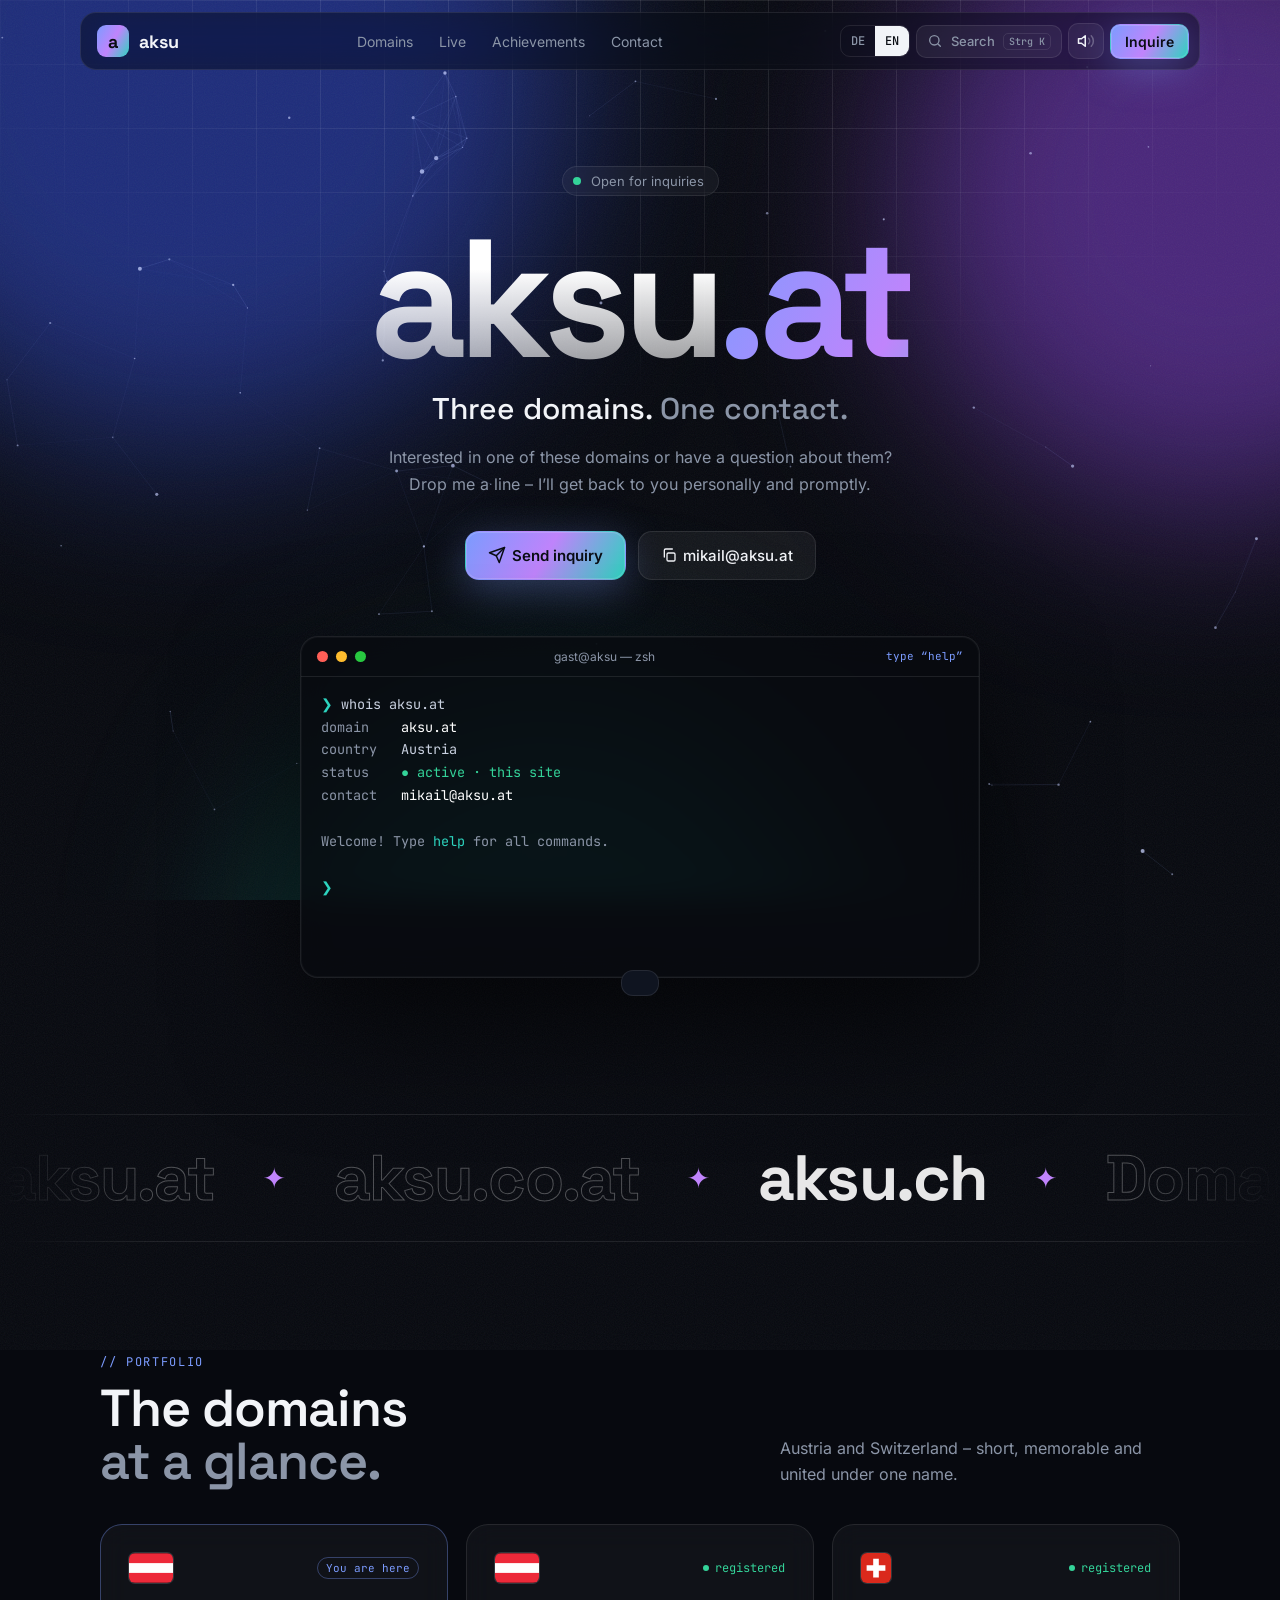
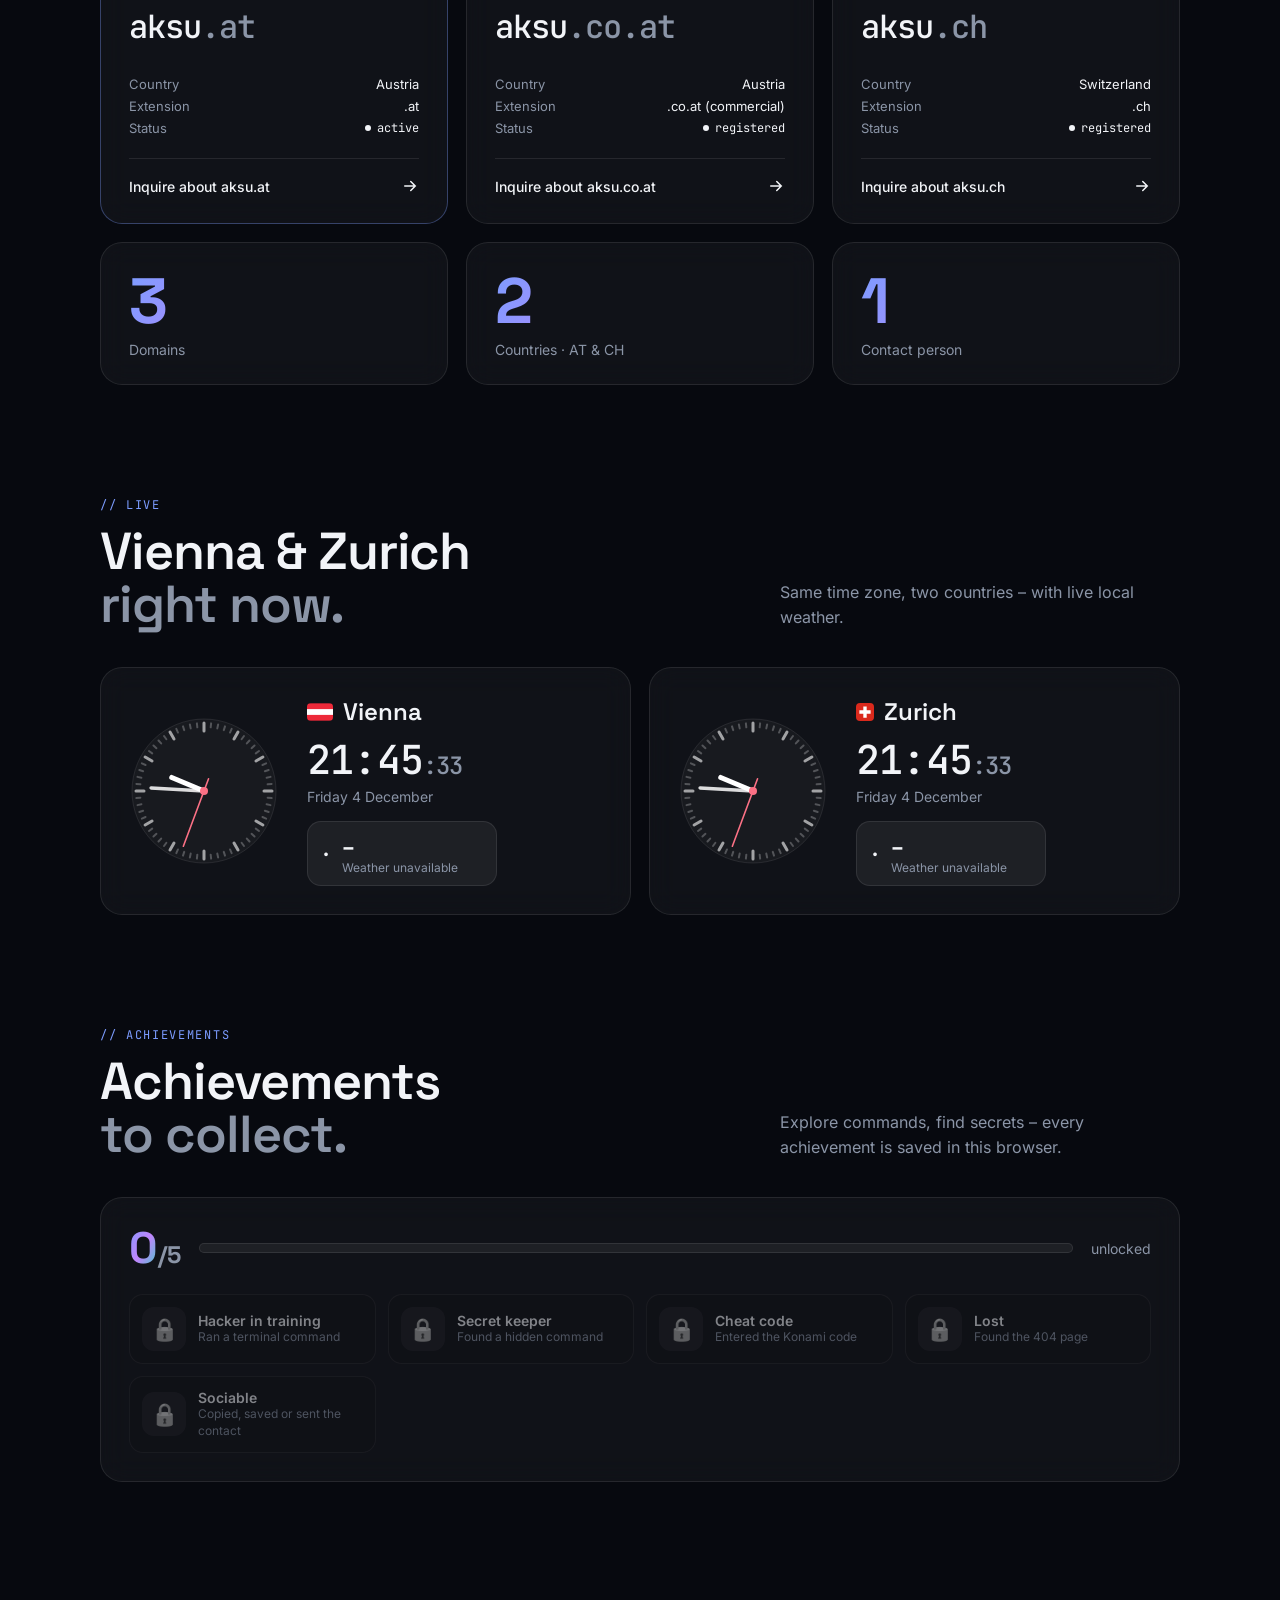
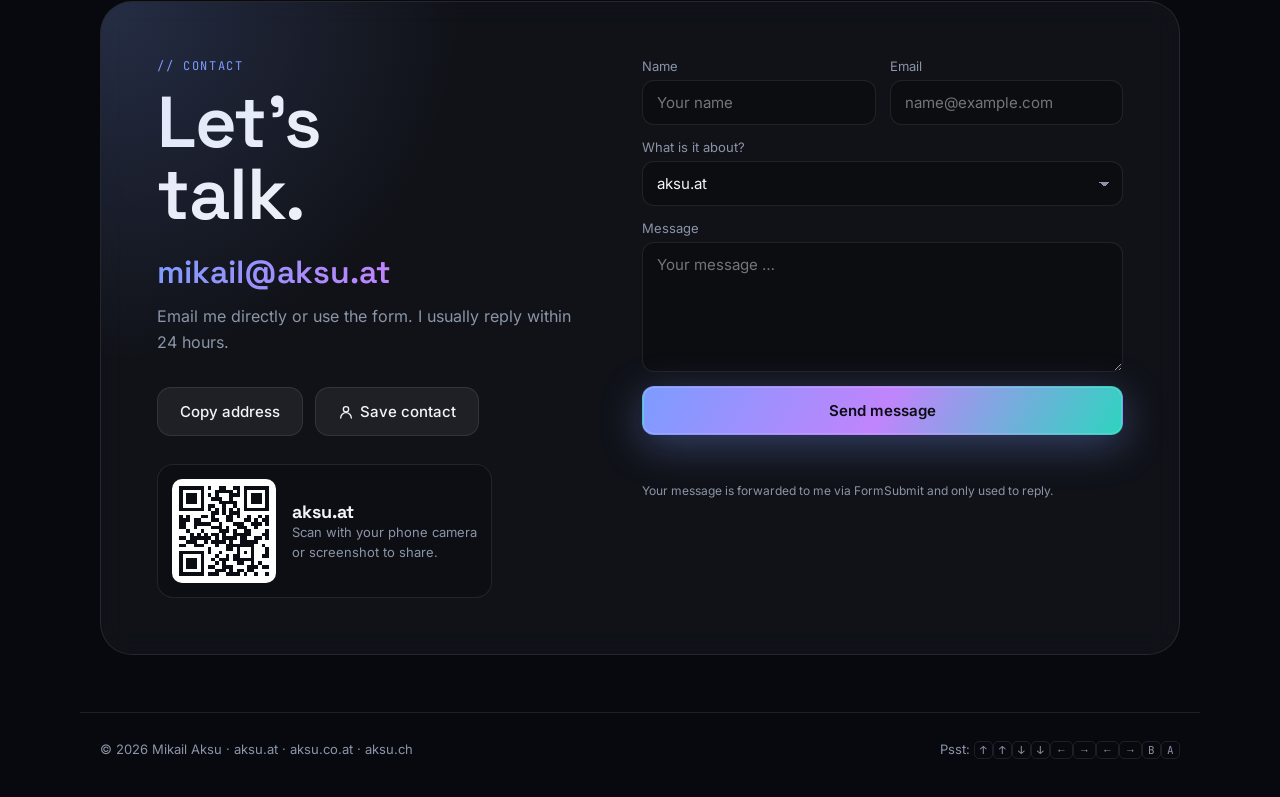
<file: index.html>
<!doctype html>
<html lang="de">
<head>
<meta charset="utf-8">
<meta name="viewport" content="width=device-width, initial-scale=1">
<title>aksu · Domains</title>
<meta name="description" content="aksu.at, aksu.co.at und aksu.ch – Anfragen zu den Domains an mikail@aksu.at.">
<meta name="theme-color" content="#07090f">
<link rel="canonical" href="https://aksu.at/">
<meta property="og:type" content="website">
<meta property="og:url" content="https://aksu.at/">
<meta property="og:site_name" content="aksu">
<meta property="og:title" content="aksu · Drei Domains. Ein Ansprechpartner.">
<meta property="og:description" content="aksu.at · aksu.co.at · aksu.ch – Anfragen an mikail@aksu.at">
<meta property="og:image" content="https://aksu.at/og.png">
<meta property="og:image:width" content="1200">
<meta property="og:image:height" content="630">
<meta property="og:locale" content="de_AT">
<meta name="twitter:card" content="summary_large_image">
<meta name="twitter:image" content="https://aksu.at/og.png">
<link rel="icon" href="data:image/svg+xml,<svg xmlns='http://www.w3.org/2000/svg' viewBox='0 0 64 64'><defs><linearGradient id='g' x1='0' y1='0' x2='1' y2='1'><stop offset='0' stop-color='%237c9cff'/><stop offset='.5' stop-color='%23c084fc'/><stop offset='1' stop-color='%232dd4bf'/></linearGradient></defs><rect width='64' height='64' rx='16' fill='url(%23g)'/><text x='32' y='45' font-family='Arial' font-weight='bold' font-size='36' fill='%230a0d14' text-anchor='middle'>a</text></svg>">
<link rel="apple-touch-icon" href="apple-touch-icon.png">
<link rel="manifest" href="manifest.webmanifest">
<link rel="preload" href="font-space-grotesk-700.woff2" as="font" type="font/woff2" crossorigin>
<link rel="preload" href="font-inter-400.woff2" as="font" type="font/woff2" crossorigin>
<link rel="stylesheet" href="style.css?v=6">
<script src="common.js?v=3"></script>
<script type="application/ld+json">
{"@context":"https://schema.org","@graph":[
 {"@type":"WebSite","@id":"https://aksu.at/#site","url":"https://aksu.at/","name":"aksu","inLanguage":["de-AT","en"],"description":"aksu.at, aksu.co.at und aksu.ch – Anfragen zu den Domains an mikail@aksu.at."},
 {"@type":"Person","@id":"https://aksu.at/#mikail","name":"Mikail Aksu","email":"mailto:mikail@aksu.at","url":"https://aksu.at/"}
]}
</script>
<style>
  .container{width:100%;max-width:1120px;margin:0 auto;padding:0 20px}
  section{scroll-margin-top:90px}
  #bg{position:fixed;inset:0;z-index:-1;pointer-events:none}

  /* Navigation */
  nav{position:sticky;top:12px;z-index:50;margin:12px auto 0;width:calc(100% - 24px);max-width:1120px;
    display:flex;align-items:center;justify-content:space-between;gap:12px;padding:10px 10px 10px 16px;
    border:1px solid var(--line);border-radius:16px;background:rgba(10,13,20,.55);
    backdrop-filter:blur(16px) saturate(140%);-webkit-backdrop-filter:blur(16px) saturate(140%)}
  .brand{display:flex;align-items:center;gap:10px;text-decoration:none;font-family:"Space Grotesk";font-weight:700;font-size:18px}
  .logo{width:32px;height:32px;border-radius:9px;background:var(--grad);display:grid;place-items:center;color:var(--accent-ink);font-weight:700;font-size:18px}
  .links{display:flex;gap:2px}
  .links a{text-decoration:none;font-size:14px;color:var(--muted);padding:8px 12px;border-radius:10px}
  .links a:hover{color:var(--ink);background:var(--soft)}
  .tools{display:flex;gap:6px;align-items:center}
  .seg{display:flex;border:1px solid var(--line);border-radius:10px;overflow:hidden}
  .seg button{border:0;border-radius:0;padding:7px 10px;font-size:12px;font-family:"JetBrains Mono";background:transparent;color:var(--muted)}
  .seg button[aria-pressed="true"]{background:var(--ink);color:var(--accent-ink)}
  .icon-btn{width:36px;height:36px;padding:0;justify-content:center;border-radius:10px}
  .icon-btn[aria-pressed="true"]{background:var(--soft);color:var(--accent-3);border-color:rgba(45,212,191,.4)}
  @media (max-width:860px){.links{display:none}}
  @media (max-width:420px){nav .btn.primary{display:none}}

  /* Hero */
  .hero{position:relative;text-align:center;padding:96px 0 40px}
  .pill{display:inline-flex;align-items:center;gap:10px;font-size:13px;color:var(--muted);
    border:1px solid var(--line);background:var(--card);border-radius:999px;padding:6px 14px 6px 10px;backdrop-filter:blur(10px)}
  .dot{width:8px;height:8px;border-radius:50%;background:var(--ok);animation:ping 2s infinite}
  @keyframes ping{0%{box-shadow:0 0 0 0 rgba(52,211,153,.55)}80%,100%{box-shadow:0 0 0 10px rgba(52,211,153,0)}}
  .hero h1{font-size:clamp(64px,15vw,168px);line-height:.9;margin:28px 0 8px;letter-spacing:-.05em;font-weight:700;
    display:flex;justify-content:center;align-items:baseline;white-space:nowrap}
  .hero h1 .word{background:linear-gradient(180deg,#fff 30%,rgba(255,255,255,.55));-webkit-background-clip:text;background-clip:text;color:transparent}
  .tld{display:inline-grid;transition:width .7s cubic-bezier(.7,0,.2,1)}
  .tld span{grid-area:1/1;width:max-content;opacity:0;transform:translateY(.35em);filter:blur(10px);
    background:var(--grad);background-size:200% 100%;-webkit-background-clip:text;background-clip:text;color:transparent;
    animation:shine 6s linear infinite;transition:opacity .6s ease,transform .7s cubic-bezier(.2,.8,.2,1),filter .6s ease}
  .tld span.on{opacity:1;transform:none;filter:none}
  .tld span.out{opacity:0;transform:translateY(-.35em);filter:blur(10px)}
  @keyframes shine{to{background-position:200% 0}}
  .tagline{font-family:"Space Grotesk";font-size:clamp(20px,3.4vw,30px);font-weight:500;margin-top:14px}
  .tagline em{font-style:normal;color:var(--muted)}
  .lead{max-width:52ch;margin:16px auto 0;color:var(--muted);line-height:1.7;font-size:16px}
  .cta{display:flex;gap:12px;justify-content:center;flex-wrap:wrap;margin-top:32px}
  .cta .btn{padding:14px 22px;border-radius:14px;font-size:15px}
  .btn.primary{box-shadow:0 10px 40px rgba(124,156,255,.35),0 0 0 1px rgba(255,255,255,.15) inset}
  .btn.ok{color:var(--ok);border-color:rgba(52,211,153,.4)}

  /* Terminal */
  .term{max-width:680px;margin:56px auto 0;text-align:left;border-radius:18px;overflow:hidden;cursor:text;
    border:1px solid var(--line);background:rgba(8,10,16,.8);backdrop-filter:blur(14px);
    box-shadow:0 40px 120px rgba(0,0,0,.6),0 0 0 1px rgba(255,255,255,.03) inset;transition:box-shadow .3s,border-color .3s}
  .term:focus-within{border-color:rgba(124,156,255,.45);box-shadow:0 40px 120px rgba(0,0,0,.6),0 0 0 4px rgba(124,156,255,.12)}
  .term-head{display:flex;align-items:center;gap:8px;padding:12px 16px;border-bottom:1px solid var(--line);font-size:12px;color:var(--muted)}
  .term-head i{width:11px;height:11px;border-radius:50%;background:#ff5f57}
  .term-head i:nth-child(2){background:#febc2e}.term-head i:nth-child(3){background:#28c840}
  .term-head .tt{margin:0 auto;transform:translateX(-22px)}
  .term-head .th{font-family:"JetBrains Mono";font-size:11px;color:var(--accent)}
  .term-body{font-family:"JetBrains Mono",ui-monospace,monospace;font-size:13.5px;line-height:1.7;padding:16px 20px;height:300px;overflow:auto;color:#c9d1e0;scrollbar-width:thin}
  #out{white-space:pre-wrap;word-break:break-word}
  .line{display:flex;gap:8px;align-items:center}
  .line input{flex:1;background:transparent;border:0;outline:0;color:#fff;font:inherit;caret-color:var(--accent);padding:0;min-width:0}
  .term .p{color:var(--accent-3)}.term .k{color:var(--muted)}.term .v{color:#fff}.term .g{color:var(--ok)}.term .e{color:var(--danger)}.term .a{color:var(--accent-2)}
  .term a{color:var(--accent);text-decoration:none}
  .caret{display:inline-block;width:8px;height:1.1em;background:var(--accent);vertical-align:-3px;animation:blink 1s steps(1) infinite}
  @keyframes blink{50%{opacity:0}}
  #matrix{position:fixed;inset:0;z-index:200;background:#000;display:none;cursor:pointer}

  /* Marquee */
  .marquee{margin:96px 0 0;overflow:hidden;border-block:1px solid var(--line);padding:22px 0;
    -webkit-mask-image:linear-gradient(90deg,transparent,#000 12%,#000 88%,transparent);mask-image:linear-gradient(90deg,transparent,#000 12%,#000 88%,transparent)}
  .track{display:flex;gap:48px;width:max-content;animation:scroll 30s linear infinite}
  .track span{font-family:"Space Grotesk";font-weight:700;font-size:clamp(36px,6vw,64px);letter-spacing:-.03em;white-space:nowrap;
    color:transparent;-webkit-text-stroke:1px rgba(255,255,255,.28)}
  .track span:nth-child(3n+2){color:rgba(255,255,255,.9);-webkit-text-stroke:0}
  .track b{color:var(--accent-2);font-size:28px;align-self:center}
  @keyframes scroll{to{transform:translateX(-50%)}}

  /* Abschnitte */
  .sec{padding:112px 0 0}
  .sec-head{display:flex;flex-wrap:wrap;align-items:end;justify-content:space-between;gap:16px;margin-bottom:36px}
  .kicker{font-family:"JetBrains Mono";font-size:12px;letter-spacing:.14em;text-transform:uppercase;color:var(--accent);margin-bottom:12px}
  .sec h2{font-size:clamp(34px,5vw,52px);line-height:1.02}
  .sec h2 .mut{color:var(--muted)}
  .sec-head p{color:var(--muted);max-width:40ch;line-height:1.6}

  /* Karten */
  .card{position:relative;border-radius:22px;border:1px solid var(--line);background:var(--card);
    backdrop-filter:blur(14px);-webkit-backdrop-filter:blur(14px);overflow:hidden;
    transition:transform .25s ease,border-color .25s ease;transform-style:preserve-3d;will-change:transform}
  .card::before{content:"";position:absolute;inset:0;pointer-events:none;opacity:0;transition:opacity .3s;
    background:radial-gradient(420px circle at var(--mx,50%) var(--my,50%),rgba(124,156,255,.16),transparent 45%)}
  .card::after{content:"";position:absolute;inset:0;border-radius:inherit;padding:1px;pointer-events:none;opacity:0;transition:opacity .3s;
    background:radial-gradient(300px circle at var(--mx,50%) var(--my,50%),rgba(192,132,252,.8),transparent 45%);
    -webkit-mask:linear-gradient(#000 0 0) content-box,linear-gradient(#000 0 0);-webkit-mask-composite:xor;mask-composite:exclude}
  .card:hover::before,.card:hover::after{opacity:1}

  .domains{display:grid;grid-template-columns:repeat(3,1fr);gap:18px}
  @media (max-width:880px){.domains{grid-template-columns:1fr}}
  .dom{padding:28px;display:flex;flex-direction:column;gap:22px;min-height:300px;text-decoration:none}
  .dom .row{display:flex;align-items:center;justify-content:space-between}
  .flag{width:44px;height:30px;border-radius:6px;overflow:hidden;box-shadow:0 0 0 1px rgba(255,255,255,.15)}
  .badge-on{font-size:12px;color:var(--ok);display:flex;align-items:center;gap:6px;font-family:"JetBrains Mono"}
  .badge-on::before{content:"";width:6px;height:6px;border-radius:50%;background:currentColor}
  .dom h3{font-family:"JetBrains Mono";font-weight:500;font-size:clamp(26px,3vw,32px);letter-spacing:-.03em}
  .dom h3 span{color:var(--muted)}
  .meta{display:grid;grid-template-columns:auto 1fr;gap:6px 16px;font-size:13px;color:var(--muted);margin-top:auto}
  .meta dd{color:var(--ink);text-align:right}
  .go{display:flex;align-items:center;justify-content:space-between;padding-top:18px;border-top:1px solid var(--line);font-size:14px;font-weight:500}
  .go svg{transition:transform .25s}
  .dom:hover .go svg{transform:translateX(4px)}
  .dom.here{border-color:rgba(124,156,255,.35)}
  .here-tag{font-family:"JetBrains Mono";font-size:11px;color:var(--accent);border:1px solid rgba(124,156,255,.35);border-radius:999px;padding:3px 8px}
  .stats{display:grid;grid-template-columns:repeat(3,1fr);gap:18px;margin-top:18px}
  .stat-c{padding:26px 28px}
  .stat-c .n{font-family:"Space Grotesk";font-size:clamp(44px,6vw,64px);font-weight:700;line-height:1;background:var(--grad);-webkit-background-clip:text;background-clip:text;color:transparent}
  .stat-c .l{color:var(--muted);font-size:14px;margin-top:8px}
  @media (max-width:640px){.stats{grid-template-columns:1fr}}

  /* Uhren */
  .clocks{display:grid;grid-template-columns:1fr 1fr;gap:18px}
  @media (max-width:760px){.clocks{grid-template-columns:1fr}}
  .clock{padding:28px;display:grid;grid-template-columns:auto 1fr;gap:28px;align-items:center}
  @media (max-width:420px){.clock{grid-template-columns:1fr;justify-items:center;text-align:center}}
  .dial{width:150px;height:150px}
  .dial .face{fill:rgba(255,255,255,.03);stroke:var(--line)}
  .dial .tick{stroke:rgba(255,255,255,.25);stroke-width:2;stroke-linecap:round}
  .dial .tick.big{stroke:rgba(255,255,255,.6);stroke-width:3}
  .dial .h{stroke:#fff;stroke-width:5;stroke-linecap:round}
  .dial .m{stroke:#fff;stroke-width:3.5;stroke-linecap:round;opacity:.85}
  .dial .s{stroke:var(--danger);stroke-width:1.6;stroke-linecap:round}
  .dial .hand{transform-origin:75px 75px}
  .city{display:flex;align-items:center;gap:10px;font-family:"Space Grotesk";font-size:24px;font-weight:600}
  .city svg{width:26px;height:18px;border-radius:4px}
  .digital{font-family:"JetBrains Mono";font-size:clamp(30px,4vw,40px);font-weight:500;letter-spacing:-.02em;margin-top:6px;font-variant-numeric:tabular-nums}
  .digital .sec{padding:0;color:var(--muted);font-size:.6em}
  .date{color:var(--muted);font-size:14px;margin-top:2px}
  .wx{display:flex;align-items:center;gap:12px;margin-top:16px;padding:10px 14px;border-radius:14px;background:var(--soft);border:1px solid var(--line);width:max-content;max-width:100%}
  .wx .ic{font-size:28px;line-height:1}
  .wx b{font-family:"Space Grotesk";font-size:22px}
  .wx small{display:block;color:var(--muted);font-size:12px}
  .daynight{font-family:"JetBrains Mono";font-size:11px;color:var(--muted);margin-left:auto;padding-left:12px}

  /* Befehlspalette */
  .kbtn{gap:8px;color:var(--muted);padding:7px 10px;font-size:13px}
  .kbtn kbd{font-size:10px;padding:1px 5px}
  .menu-btn{display:none}
  @media (max-width:860px){.kbtn .kl,.kbtn kbd{display:none}.kbtn{width:36px;height:36px;padding:0;justify-content:center}}
  .pal{position:fixed;inset:0;z-index:250;display:none;align-items:flex-start;justify-content:center;padding:12vh 16px 16px;background:rgba(3,5,10,.55);backdrop-filter:blur(6px);-webkit-backdrop-filter:blur(6px)}
  .pal.open{display:flex;animation:fadeIn .18s ease}
  @keyframes fadeIn{from{opacity:0}}
  .pal-box{width:100%;max-width:580px;border-radius:18px;border:1px solid var(--line);background:rgba(13,17,27,.96);box-shadow:0 40px 120px rgba(0,0,0,.7),0 0 0 1px rgba(124,156,255,.15) inset;overflow:hidden;animation:popIn .22s cubic-bezier(.2,.9,.2,1.1)}
  @keyframes popIn{from{transform:translateY(-8px) scale(.98);opacity:0}}
  .pal-in{display:flex;align-items:center;gap:12px;padding:14px 18px;border-bottom:1px solid var(--line)}
  .pal-in input{flex:1;background:transparent;border:0;outline:0;color:var(--ink);font:inherit;font-size:17px;min-width:0}
  .pal-in svg{color:var(--muted);flex:none}
  .pal-list{max-height:min(60vh,440px);overflow:auto;padding:8px;scrollbar-width:thin}
  .pal-g{font-family:"JetBrains Mono";font-size:11px;letter-spacing:.12em;text-transform:uppercase;color:var(--muted);padding:10px 10px 6px}
  .pal-i{display:flex;align-items:center;gap:12px;width:100%;padding:10px 12px;border-radius:10px;border:0;background:transparent;color:var(--ink);font:inherit;font-size:15px;text-align:left;cursor:pointer}
  .pal-i .pi{width:30px;height:30px;border-radius:8px;display:grid;place-items:center;background:var(--soft);font-size:15px;flex:none}
  .pal-i small{margin-left:auto;color:var(--muted);font-size:12px;font-family:"JetBrains Mono"}
  .pal-i[aria-selected="true"]{background:rgba(124,156,255,.14);box-shadow:inset 0 0 0 1px rgba(124,156,255,.3)}
  .pal-empty{padding:28px;text-align:center;color:var(--muted)}
  .pal-foot{display:flex;gap:14px;padding:10px 16px;border-top:1px solid var(--line);font-size:12px;color:var(--muted)}
  @media (max-width:640px){.pal{padding-top:72px}.pal-foot{display:none}}
  /* Erfolge */
  .ach-wrap{padding:28px}
  .ach-top{display:flex;align-items:center;gap:18px;margin-bottom:24px;flex-wrap:wrap}
  .ach-count{font-family:"Space Grotesk";font-size:44px;font-weight:700;line-height:1}
  .ach-count b{background:var(--grad);-webkit-background-clip:text;background-clip:text;color:transparent}
  .ach-count span{color:var(--muted);font-size:24px}
  .ach-bar{flex:1;min-width:160px;height:10px;border-radius:99px;background:var(--soft);overflow:hidden;border:1px solid var(--line)}
  .ach-bar i{display:block;height:100%;width:0;background:var(--grad);border-radius:inherit;transition:width 1.2s cubic-bezier(.2,.8,.2,1);box-shadow:0 0 16px rgba(192,132,252,.6)}
  .ach-lbl{color:var(--muted);font-size:14px}
  .ach-grid{display:grid;grid-template-columns:repeat(auto-fill,minmax(210px,1fr));gap:12px}
  .badge{display:flex;gap:12px;align-items:center;padding:12px;border-radius:14px;border:1px solid var(--line);background:rgba(0,0,0,.15);transition:transform .2s,border-color .2s}
  .badge .bi{width:44px;height:44px;flex:none;border-radius:12px;display:grid;place-items:center;font-size:22px;background:var(--grad);box-shadow:0 0 20px rgba(192,132,252,.35)}
  .badge b{display:block;font-size:14px;font-weight:600}
  .badge small{display:block;font-size:12px;color:var(--muted);line-height:1.4}
  .badge.lock{opacity:.5}
  .badge.lock .bi{background:var(--soft);box-shadow:none;filter:grayscale(1)}
  .badge:not(.lock):hover{transform:translateY(-2px);border-color:rgba(192,132,252,.45)}
  .badge.new{animation:pulse 1.6s ease 2}
  @keyframes pulse{50%{box-shadow:0 0 0 6px rgba(192,132,252,.25)}}
  .qr-box{display:flex;align-items:center;gap:16px;margin-top:28px;padding:14px;border-radius:16px;border:1px solid var(--line);background:rgba(0,0,0,.2);width:max-content;max-width:100%}
  .qr{width:104px;height:104px;border-radius:10px;flex:none}
  .qr-box b{font-family:"Space Grotesk";font-size:18px;display:block}
  .qr-box small{color:var(--muted);font-size:13px;line-height:1.5;display:block}
  /* Kontakt */
  .contact{margin:120px 0 0;padding:56px;border-radius:32px;display:grid;grid-template-columns:1fr 1.1fr;gap:48px;align-items:start}
  .contact::before{opacity:1;background:radial-gradient(600px circle at 0% 0%,rgba(124,156,255,.2),transparent 60%)}
  .contact h2{font-size:clamp(40px,6vw,72px);line-height:1}
  .mail{display:inline-block;margin-top:22px;font-family:"Space Grotesk";font-weight:600;font-size:clamp(22px,3vw,32px);text-decoration:none;
    background:var(--grad);background-size:200% 100%;-webkit-background-clip:text;background-clip:text;color:transparent;animation:shine 6s linear infinite}
  .contact .note{color:var(--muted);margin-top:12px;line-height:1.6}
  .contact .cta{justify-content:flex-start}
  form{display:grid;gap:14px;position:relative}
  .f2{display:grid;grid-template-columns:1fr 1fr;gap:14px}
  @media (max-width:520px){.f2{grid-template-columns:1fr}}
  label.fl{display:grid;gap:6px;font-size:13px;color:var(--muted)}
  .fl input,.fl select,.fl textarea{font:inherit;font-size:15px;color:var(--ink);background:rgba(0,0,0,.25);border:1px solid var(--line);border-radius:12px;padding:12px 14px;outline:none;transition:border-color .2s,box-shadow .2s;width:100%}
  .fl textarea{min-height:130px;resize:vertical}
  .fl select{appearance:none;background-image:linear-gradient(45deg,transparent 50%,var(--muted) 50%),linear-gradient(135deg,var(--muted) 50%,transparent 50%);
    background-position:calc(100% - 18px) 52%,calc(100% - 13px) 52%;background-size:5px 5px;background-repeat:no-repeat}
  .fl select option{background:#0f1420}
  .fl input:focus,.fl select:focus,.fl textarea:focus{border-color:rgba(124,156,255,.6);box-shadow:0 0 0 4px rgba(124,156,255,.12)}
  .hp{position:absolute;left:-9999px}
  form .btn{justify-content:center;padding:14px 20px;border-radius:12px;font-size:15px}
  .fmsg{font-size:14px;min-height:20px}
  .fmsg.ok{color:var(--ok)}.fmsg.err{color:var(--danger)}
  .small{font-size:12px;color:var(--muted)}
  @media (max-width:880px){.contact{grid-template-columns:1fr;padding:36px 22px;gap:32px}}

  footer{display:flex;flex-wrap:wrap;gap:8px 20px;justify-content:space-between;max-width:1120px;width:100%;margin:56px auto 0;padding:28px 20px 40px;border-top:1px solid var(--line)}
  kbd{font-family:"JetBrains Mono";font-size:11px;border:1px solid var(--line);border-radius:5px;padding:1px 5px;color:var(--muted)}

  .rv{opacity:0;transform:translateY(24px);transition:opacity .9s cubic-bezier(.2,.7,.2,1),transform .9s cubic-bezier(.2,.7,.2,1)}
  .rv.in{opacity:1;transform:none}
  #fx{position:fixed;inset:0;pointer-events:none;z-index:100}
  .toast{position:fixed;left:50%;bottom:24px;transform:translate(-50%,120px);background:var(--card-solid);border:1px solid var(--line);
    padding:12px 18px;border-radius:12px;font-size:14px;z-index:101;transition:transform .4s cubic-bezier(.2,.8,.2,1)}
  .toast.show{transform:translate(-50%,0)}
  .install{display:none}
  .install.show{display:inline-flex}
  @media (max-width:640px){.hero{padding-top:64px}.sec{padding-top:88px}}
</style>
</head>
<body>
<div class="aurora" aria-hidden="true"><i></i><i></i><i></i></div>
<div class="grid-bg" aria-hidden="true"></div>
<canvas id="bg" aria-hidden="true"></canvas>
<div class="grain" aria-hidden="true"></div>
<canvas id="fx" aria-hidden="true"></canvas>
<canvas id="matrix" aria-hidden="true" title="Klicken zum Schließen"></canvas>

<nav aria-label="Hauptnavigation">
  <a class="brand" href="#top"><span class="logo">a</span>aksu</a>
  <div class="links">
    <a href="#domains" data-i18n="nav.domains">Domains</a>
    <a href="#live" data-i18n="nav.live">Live</a>
    <a href="#erfolge" data-i18n="nav.ach">Erfolge</a>
    <a href="#kontakt" data-i18n="nav.contact">Kontakt</a>
  </div>
  <div class="tools">
    <div class="seg" role="group" aria-label="Sprache / Language">
      <button type="button" data-lang="de" aria-pressed="true">DE</button>
      <button type="button" data-lang="en" aria-pressed="false">EN</button>
    </div>
    <button type="button" class="btn kbtn" id="palBtn" aria-label="Menü und Suche" aria-haspopup="dialog">
      <svg width="16" height="16" viewBox="0 0 24 24" fill="none" stroke="currentColor" stroke-width="2" stroke-linecap="round" aria-hidden="true"><circle cx="11" cy="11" r="7"/><path d="m20 20-3.5-3.5"/></svg>
      <span class="kl" data-i18n="pal.btn">Suche</span><kbd>Strg K</kbd>
    </button>
    <button type="button" class="btn icon-btn" id="snd" aria-pressed="false" aria-label="Sound an/aus" title="Sound">
      <svg width="18" height="18" viewBox="0 0 24 24" fill="none" stroke="currentColor" stroke-width="2" stroke-linecap="round" stroke-linejoin="round" aria-hidden="true"><path d="M11 5 6 9H2v6h4l5 4V5z"/><path id="sndWave" d="M15.5 8.5a5 5 0 0 1 0 7M19 5a10 10 0 0 1 0 14" opacity=".3"/></svg>
    </button>
    <a class="btn primary" href="#kontakt" data-i18n="nav.cta">Anfrage</a>
  </div>
</nav>

<main class="container" id="top">
  <section class="hero">
    <div class="rv"><span class="pill"><span class="dot"></span><span data-i18n="hero.pill">Offen für Anfragen</span></span></div>
    <h1 class="rv" aria-label="aksu.at, aksu.co.at, aksu.ch"><span class="word">aksu</span><span class="tld" id="tld"><span class="on">.at</span><span>.co.at</span><span>.ch</span></span></h1>
    <div class="tagline rv" data-i18n="hero.tag">Drei Domains. <em>Ein Ansprechpartner.</em></div>
    <p class="lead rv" data-i18n="hero.lead">Sie interessieren sich für eine der Domains oder haben ein Anliegen dazu? Schreiben Sie mir – ich melde mich zeitnah persönlich.</p>
    <div class="cta rv">
      <a class="btn primary" href="#kontakt">
        <svg width="18" height="18" viewBox="0 0 24 24" fill="none" stroke="currentColor" stroke-width="2" stroke-linecap="round" stroke-linejoin="round" aria-hidden="true"><path d="M22 2 11 13"/><path d="M22 2 15 22l-4-9-9-4 20-7z"/></svg>
        <span data-i18n="hero.send">Anfrage senden</span>
      </a>
      <button class="btn" type="button" data-copy="mikail@aksu.at">
        <svg width="16" height="16" viewBox="0 0 24 24" fill="none" stroke="currentColor" stroke-width="2" stroke-linecap="round" stroke-linejoin="round" aria-hidden="true"><rect x="9" y="9" width="12" height="12" rx="2"/><path d="M5 15V5a2 2 0 0 1 2-2h10"/></svg>
        <span>mikail@aksu.at</span>
      </button>
      <button class="btn install" type="button" id="install">
        <svg width="16" height="16" viewBox="0 0 24 24" fill="none" stroke="currentColor" stroke-width="2" stroke-linecap="round" stroke-linejoin="round" aria-hidden="true"><path d="M12 3v12M7 10l5 5 5-5M5 21h14"/></svg>
        <span data-i18n="hero.install">Als App installieren</span>
      </button>
    </div>

    <div class="term rv" id="term">
      <div class="term-head"><i></i><i></i><i></i><span class="tt">gast@aksu — zsh</span><span class="th" data-i18n="term.hint">tippe „help“</span></div>
      <div class="term-body" id="termBody">
        <div id="out"></div>
        <label class="line" id="line"><span class="p">❯</span><input id="cmd" type="text" autocomplete="off" autocapitalize="off" spellcheck="false" enterkeyhint="send" aria-label="Terminal-Eingabe"></label>
      </div>
    </div>
  </section>
</main>

<div class="marquee" aria-hidden="true"><div class="track" id="track"></div></div>

<div class="container">
  <section class="sec" id="domains">
    <div class="sec-head rv">
      <div><div class="kicker">// Portfolio</div><h2 data-i18n="dom.h">Die Domains<br><span class="mut">im Überblick.</span></h2></div>
      <p data-i18n="dom.p">Österreich und die Schweiz – kurz, einprägsam und unter einem Namen vereint.</p>
    </div>
    <div class="domains">
      <a class="card dom here rv" href="#kontakt" data-domain="aksu.at">
        <div class="row">
          <svg class="flag" viewBox="0 0 3 2" role="img" aria-label="AT"><rect width="3" height="2" fill="#ED2939"/><rect y=".667" width="3" height=".667" fill="#fff"/></svg>
          <span class="here-tag" data-i18n="dom.here">Sie sind hier</span>
        </div>
        <h3>aksu<span>.at</span></h3>
        <dl class="meta"><dt data-i18n="dom.country">Land</dt><dd data-i18n="c.at">Österreich</dd><dt data-i18n="dom.ext">Endung</dt><dd>.at</dd><dt>Status</dt><dd class="badge-on" style="justify-content:flex-end" data-i18n="dom.active">aktiv</dd></dl>
        <div class="go"><span data-i18n="dom.ask">Anfrage zu</span>&nbsp;aksu.at <svg width="18" height="18" viewBox="0 0 24 24" fill="none" stroke="currentColor" stroke-width="2" stroke-linecap="round" style="margin-left:auto"><path d="M5 12h14M13 6l6 6-6 6"/></svg></div>
      </a>
      <a class="card dom rv" href="#kontakt" data-domain="aksu.co.at" style="transition-delay:.08s">
        <div class="row">
          <svg class="flag" viewBox="0 0 3 2" role="img" aria-label="AT"><rect width="3" height="2" fill="#ED2939"/><rect y=".667" width="3" height=".667" fill="#fff"/></svg>
          <span class="badge-on" data-i18n="dom.reg">registriert</span>
        </div>
        <h3>aksu<span>.co.at</span></h3>
        <dl class="meta"><dt data-i18n="dom.country">Land</dt><dd data-i18n="c.at">Österreich</dd><dt data-i18n="dom.ext">Endung</dt><dd data-i18n="dom.coat">.co.at (kommerziell)</dd><dt>Status</dt><dd class="badge-on" style="justify-content:flex-end" data-i18n="dom.reg">registriert</dd></dl>
        <div class="go"><span data-i18n="dom.ask">Anfrage zu</span>&nbsp;aksu.co.at <svg width="18" height="18" viewBox="0 0 24 24" fill="none" stroke="currentColor" stroke-width="2" stroke-linecap="round" style="margin-left:auto"><path d="M5 12h14M13 6l6 6-6 6"/></svg></div>
      </a>
      <a class="card dom rv" href="#kontakt" data-domain="aksu.ch" style="transition-delay:.16s">
        <div class="row">
          <svg class="flag" viewBox="0 0 32 32" style="width:30px" role="img" aria-label="CH"><rect width="32" height="32" fill="#DA291C"/><path d="M13 6h6v7h7v6h-7v7h-6v-7H6v-6h7z" fill="#fff"/></svg>
          <span class="badge-on" data-i18n="dom.reg">registriert</span>
        </div>
        <h3>aksu<span>.ch</span></h3>
        <dl class="meta"><dt data-i18n="dom.country">Land</dt><dd data-i18n="c.ch">Schweiz</dd><dt data-i18n="dom.ext">Endung</dt><dd>.ch</dd><dt>Status</dt><dd class="badge-on" style="justify-content:flex-end" data-i18n="dom.reg">registriert</dd></dl>
        <div class="go"><span data-i18n="dom.ask">Anfrage zu</span>&nbsp;aksu.ch <svg width="18" height="18" viewBox="0 0 24 24" fill="none" stroke="currentColor" stroke-width="2" stroke-linecap="round" style="margin-left:auto"><path d="M5 12h14M13 6l6 6-6 6"/></svg></div>
      </a>
    </div>
    <div class="stats">
      <div class="card stat-c rv"><div class="n" data-count="3">0</div><div class="l" data-i18n="st.1">Domains</div></div>
      <div class="card stat-c rv" style="transition-delay:.08s"><div class="n" data-count="2">0</div><div class="l" data-i18n="st.2">Länder · AT &amp; CH</div></div>
      <div class="card stat-c rv" style="transition-delay:.16s"><div class="n" data-count="1">0</div><div class="l" data-i18n="st.3">Ansprechpartner</div></div>
    </div>
  </section>

  <section class="sec" id="live">
    <div class="sec-head rv">
      <div><div class="kicker">// Live</div><h2 data-i18n="live.h">Wien &amp; Zürich<br><span class="mut">gerade jetzt.</span></h2></div>
      <p data-i18n="live.p">Gleiche Zeitzone, zwei Länder – mit aktuellem Wetter direkt vor Ort.</p>
    </div>
    <div class="clocks">
      <div class="card clock rv" data-tz="Europe/Vienna" data-lat="48.2082" data-lon="16.3738">
        <svg class="dial" viewBox="0 0 150 150" aria-hidden="true"></svg>
        <div>
          <div class="city"><svg viewBox="0 0 3 2"><rect width="3" height="2" fill="#ED2939"/><rect y=".667" width="3" height=".667" fill="#fff"/></svg><span data-i18n="city.vie">Wien</span></div>
          <div class="digital"></div><div class="date"></div>
          <div class="wx"><span class="ic">·</span><div><b class="t">–</b><small class="d" data-i18n="wx.load">Wetter lädt …</small></div><span class="daynight"></span></div>
        </div>
      </div>
      <div class="card clock rv" data-tz="Europe/Zurich" data-lat="47.3769" data-lon="8.5417" style="transition-delay:.08s">
        <svg class="dial" viewBox="0 0 150 150" aria-hidden="true"></svg>
        <div>
          <div class="city"><svg viewBox="0 0 32 32" style="width:18px;height:18px"><rect width="32" height="32" fill="#DA291C"/><path d="M13 6h6v7h7v6h-7v7h-6v-7H6v-6h7z" fill="#fff"/></svg><span data-i18n="city.zrh">Zürich</span></div>
          <div class="digital"></div><div class="date"></div>
          <div class="wx"><span class="ic">·</span><div><b class="t">–</b><small class="d" data-i18n="wx.load">Wetter lädt …</small></div><span class="daynight"></span></div>
        </div>
      </div>
    </div>
  </section>

  <section class="sec" id="erfolge">
    <div class="sec-head rv">
      <div><div class="kicker">// Achievements</div><h2 data-i18n="a.h">Erfolge<br><span class="mut">sammeln.</span></h2></div>
      <p data-i18n="a.p">Befehle entdecken, Geheimnisse finden – jeder Erfolg wird in diesem Browser gespeichert.</p>
    </div>
    <div class="card ach-wrap rv">
      <div class="ach-top"><div class="ach-count"><b id="achN">0</b><span>/<span id="achT">5</span></span></div><div class="ach-bar"><i id="achBar"></i></div><span class="ach-lbl" data-i18n="a.lbl">freigeschaltet</span></div>
      <div class="ach-grid" id="achGrid"></div>
    </div>
  </section>

  <section class="card contact rv" id="kontakt">
    <div>
      <div class="kicker">// <span data-i18n="nav.contact">Kontakt</span></div>
      <h2 data-i18n="c.h">Lassen Sie uns<br>sprechen.</h2>
      <a class="mail" href="mailto:mikail@aksu.at?subject=Anfrage%20zu%20aksu-Domains">mikail@aksu.at</a>
      <p class="note" data-i18n="c.note">Schreiben Sie direkt per E-Mail oder nutzen Sie das Formular. Antwort in der Regel innerhalb von 24 Stunden.</p>
      <div class="cta">
        <button class="btn" type="button" data-copy="mikail@aksu.at"><span data-i18n="c.copy">Adresse kopieren</span></button>
        <a class="btn" href="aksu.vcf" download="Mikail-Aksu.vcf" id="vcf">
          <svg width="16" height="16" viewBox="0 0 24 24" fill="none" stroke="currentColor" stroke-width="2" stroke-linecap="round" stroke-linejoin="round" aria-hidden="true"><circle cx="12" cy="8" r="4"/><path d="M4 21a8 8 0 0 1 16 0"/></svg>
          <span data-i18n="c.save">Kontakt speichern</span></a>
      </div>
      <div class="qr-box"><svg class="qr" viewBox="-2 -2 29 29" role="img" aria-label="QR-Code: aksu.at" shape-rendering="crispEdges"><rect x="-2" y="-2" width="29" height="29" rx="2" fill="#fff"/><path d="M0 0h1v1h-1zM1 0h1v1h-1zM2 0h1v1h-1zM3 0h1v1h-1zM4 0h1v1h-1zM5 0h1v1h-1zM6 0h1v1h-1zM8 0h1v1h-1zM11 0h1v1h-1zM12 0h1v1h-1zM15 0h1v1h-1zM16 0h1v1h-1zM18 0h1v1h-1zM19 0h1v1h-1zM20 0h1v1h-1zM21 0h1v1h-1zM22 0h1v1h-1zM23 0h1v1h-1zM24 0h1v1h-1zM0 1h1v1h-1zM6 1h1v1h-1zM10 1h1v1h-1zM11 1h1v1h-1zM12 1h1v1h-1zM13 1h1v1h-1zM14 1h1v1h-1zM16 1h1v1h-1zM18 1h1v1h-1zM24 1h1v1h-1zM0 2h1v1h-1zM2 2h1v1h-1zM3 2h1v1h-1zM4 2h1v1h-1zM6 2h1v1h-1zM8 2h1v1h-1zM10 2h1v1h-1zM14 2h1v1h-1zM15 2h1v1h-1zM16 2h1v1h-1zM18 2h1v1h-1zM20 2h1v1h-1zM21 2h1v1h-1zM22 2h1v1h-1zM24 2h1v1h-1zM0 3h1v1h-1zM2 3h1v1h-1zM3 3h1v1h-1zM4 3h1v1h-1zM6 3h1v1h-1zM9 3h1v1h-1zM10 3h1v1h-1zM11 3h1v1h-1zM14 3h1v1h-1zM18 3h1v1h-1zM20 3h1v1h-1zM21 3h1v1h-1zM22 3h1v1h-1zM24 3h1v1h-1zM0 4h1v1h-1zM2 4h1v1h-1zM3 4h1v1h-1zM4 4h1v1h-1zM6 4h1v1h-1zM11 4h1v1h-1zM12 4h1v1h-1zM13 4h1v1h-1zM14 4h1v1h-1zM15 4h1v1h-1zM18 4h1v1h-1zM20 4h1v1h-1zM21 4h1v1h-1zM22 4h1v1h-1zM24 4h1v1h-1zM0 5h1v1h-1zM6 5h1v1h-1zM8 5h1v1h-1zM9 5h1v1h-1zM12 5h1v1h-1zM15 5h1v1h-1zM18 5h1v1h-1zM24 5h1v1h-1zM0 6h1v1h-1zM1 6h1v1h-1zM2 6h1v1h-1zM3 6h1v1h-1zM4 6h1v1h-1zM5 6h1v1h-1zM6 6h1v1h-1zM8 6h1v1h-1zM10 6h1v1h-1zM12 6h1v1h-1zM14 6h1v1h-1zM16 6h1v1h-1zM18 6h1v1h-1zM19 6h1v1h-1zM20 6h1v1h-1zM21 6h1v1h-1zM22 6h1v1h-1zM23 6h1v1h-1zM24 6h1v1h-1zM9 7h1v1h-1zM10 7h1v1h-1zM12 7h1v1h-1zM14 7h1v1h-1zM15 7h1v1h-1zM16 7h1v1h-1zM0 8h1v1h-1zM2 8h1v1h-1zM6 8h1v1h-1zM7 8h1v1h-1zM9 8h1v1h-1zM13 8h1v1h-1zM14 8h1v1h-1zM16 8h1v1h-1zM19 8h1v1h-1zM22 8h1v1h-1zM24 8h1v1h-1zM0 9h1v1h-1zM1 9h1v1h-1zM2 9h1v1h-1zM4 9h1v1h-1zM5 9h1v1h-1zM9 9h1v1h-1zM10 9h1v1h-1zM13 9h1v1h-1zM14 9h1v1h-1zM18 9h1v1h-1zM19 9h1v1h-1zM21 9h1v1h-1zM23 9h1v1h-1zM24 9h1v1h-1zM0 10h1v1h-1zM1 10h1v1h-1zM4 10h1v1h-1zM5 10h1v1h-1zM6 10h1v1h-1zM7 10h1v1h-1zM8 10h1v1h-1zM11 10h1v1h-1zM15 10h1v1h-1zM16 10h1v1h-1zM17 10h1v1h-1zM20 10h1v1h-1zM21 10h1v1h-1zM22 10h1v1h-1zM24 10h1v1h-1zM0 11h1v1h-1zM1 11h1v1h-1zM4 11h1v1h-1zM9 11h1v1h-1zM10 11h1v1h-1zM11 11h1v1h-1zM13 11h1v1h-1zM16 11h1v1h-1zM17 11h1v1h-1zM18 11h1v1h-1zM21 11h1v1h-1zM2 12h1v1h-1zM6 12h1v1h-1zM11 12h1v1h-1zM12 12h1v1h-1zM13 12h1v1h-1zM15 12h1v1h-1zM18 12h1v1h-1zM19 12h1v1h-1zM24 12h1v1h-1zM3 13h1v1h-1zM5 13h1v1h-1zM7 13h1v1h-1zM9 13h1v1h-1zM10 13h1v1h-1zM12 13h1v1h-1zM15 13h1v1h-1zM16 13h1v1h-1zM17 13h1v1h-1zM18 13h1v1h-1zM19 13h1v1h-1zM23 13h1v1h-1zM24 13h1v1h-1zM0 14h1v1h-1zM1 14h1v1h-1zM3 14h1v1h-1zM4 14h1v1h-1zM5 14h1v1h-1zM6 14h1v1h-1zM7 14h1v1h-1zM8 14h1v1h-1zM10 14h1v1h-1zM12 14h1v1h-1zM13 14h1v1h-1zM14 14h1v1h-1zM15 14h1v1h-1zM17 14h1v1h-1zM18 14h1v1h-1zM21 14h1v1h-1zM22 14h1v1h-1zM24 14h1v1h-1zM2 15h1v1h-1zM3 15h1v1h-1zM4 15h1v1h-1zM7 15h1v1h-1zM9 15h1v1h-1zM10 15h1v1h-1zM11 15h1v1h-1zM12 15h1v1h-1zM14 15h1v1h-1zM17 15h1v1h-1zM18 15h1v1h-1zM19 15h1v1h-1zM20 15h1v1h-1zM21 15h1v1h-1zM0 16h1v1h-1zM1 16h1v1h-1zM4 16h1v1h-1zM5 16h1v1h-1zM6 16h1v1h-1zM10 16h1v1h-1zM13 16h1v1h-1zM14 16h1v1h-1zM15 16h1v1h-1zM16 16h1v1h-1zM17 16h1v1h-1zM18 16h1v1h-1zM19 16h1v1h-1zM20 16h1v1h-1zM23 16h1v1h-1zM8 17h1v1h-1zM13 17h1v1h-1zM14 17h1v1h-1zM16 17h1v1h-1zM20 17h1v1h-1zM24 17h1v1h-1zM0 18h1v1h-1zM1 18h1v1h-1zM2 18h1v1h-1zM3 18h1v1h-1zM4 18h1v1h-1zM5 18h1v1h-1zM6 18h1v1h-1zM8 18h1v1h-1zM11 18h1v1h-1zM16 18h1v1h-1zM18 18h1v1h-1zM20 18h1v1h-1zM24 18h1v1h-1zM0 19h1v1h-1zM6 19h1v1h-1zM10 19h1v1h-1zM13 19h1v1h-1zM15 19h1v1h-1zM16 19h1v1h-1zM20 19h1v1h-1zM23 19h1v1h-1zM24 19h1v1h-1zM0 20h1v1h-1zM2 20h1v1h-1zM3 20h1v1h-1zM4 20h1v1h-1zM6 20h1v1h-1zM9 20h1v1h-1zM11 20h1v1h-1zM12 20h1v1h-1zM13 20h1v1h-1zM15 20h1v1h-1zM16 20h1v1h-1zM17 20h1v1h-1zM18 20h1v1h-1zM19 20h1v1h-1zM20 20h1v1h-1zM0 21h1v1h-1zM2 21h1v1h-1zM3 21h1v1h-1zM4 21h1v1h-1zM6 21h1v1h-1zM10 21h1v1h-1zM12 21h1v1h-1zM16 21h1v1h-1zM17 21h1v1h-1zM20 21h1v1h-1zM22 21h1v1h-1zM0 22h1v1h-1zM2 22h1v1h-1zM3 22h1v1h-1zM4 22h1v1h-1zM6 22h1v1h-1zM8 22h1v1h-1zM9 22h1v1h-1zM12 22h1v1h-1zM13 22h1v1h-1zM14 22h1v1h-1zM19 22h1v1h-1zM20 22h1v1h-1zM21 22h1v1h-1zM23 22h1v1h-1zM24 22h1v1h-1zM0 23h1v1h-1zM6 23h1v1h-1zM10 23h1v1h-1zM11 23h1v1h-1zM12 23h1v1h-1zM14 23h1v1h-1zM16 23h1v1h-1zM17 23h1v1h-1zM19 23h1v1h-1zM20 23h1v1h-1zM0 24h1v1h-1zM1 24h1v1h-1zM2 24h1v1h-1zM3 24h1v1h-1zM4 24h1v1h-1zM5 24h1v1h-1zM6 24h1v1h-1zM8 24h1v1h-1zM9 24h1v1h-1zM10 24h1v1h-1zM13 24h1v1h-1zM14 24h1v1h-1zM15 24h1v1h-1zM16 24h1v1h-1zM18 24h1v1h-1zM21 24h1v1h-1zM24 24h1v1h-1z" fill="#0a0d14"/></svg><div><b>aksu.at</b><small data-i18n="c.qr">Mit der Handykamera scannen<br>oder Screenshot zum Teilen.</small></div></div>
    </div>
    <form id="form" novalidate>
      <div class="f2">
        <label class="fl"><span data-i18n="f.name">Name</span><input name="name" required autocomplete="name" data-i18n-ph="f.nameP" placeholder="Ihr Name"></label>
        <label class="fl"><span data-i18n="f.mail">E-Mail</span><input name="email" type="email" required autocomplete="email" data-i18n-ph="f.mailP" placeholder="name@beispiel.at"></label>
      </div>
      <label class="fl"><span data-i18n="f.topic">Worum geht es?</span>
        <select name="domain" id="topic">
          <option value="aksu.at">aksu.at</option>
          <option value="aksu.co.at">aksu.co.at</option>
          <option value="aksu.ch">aksu.ch</option>
          <option value="allgemein" data-i18n="f.general">Allgemeine Anfrage</option>
        </select>
      </label>
      <label class="fl"><span data-i18n="f.msg">Nachricht</span><textarea name="message" required data-i18n-ph="f.msgP" placeholder="Ihre Nachricht …"></textarea></label>
      <input class="hp" type="text" name="_honey" tabindex="-1" autocomplete="off" aria-hidden="true">
      <button class="btn primary" type="submit" id="send"><span data-i18n="f.send">Nachricht senden</span></button>
      <div class="fmsg" id="fmsg" role="status"></div>
      <p class="small" data-i18n="f.privacy">Die Nachricht wird über den Dienst FormSubmit an mich weitergeleitet und nur zur Beantwortung verwendet.</p>
    </form>
  </section>
</div>

<footer>
  <span>© <span id="y">2026</span> Mikail Aksu · aksu.at · aksu.co.at · aksu.ch</span>
  <span>Psst: <kbd>↑</kbd><kbd>↑</kbd><kbd>↓</kbd><kbd>↓</kbd><kbd>←</kbd><kbd>→</kbd><kbd>←</kbd><kbd>→</kbd><kbd>B</kbd><kbd>A</kbd></span>
</footer>
<div class="toast" id="toast" role="status"></div>
<div class="pal" id="pal" role="dialog" aria-modal="true" aria-label="Befehlspalette">
  <div class="pal-box">
    <div class="pal-in"><svg width="18" height="18" viewBox="0 0 24 24" fill="none" stroke="currentColor" stroke-width="2" stroke-linecap="round" aria-hidden="true"><circle cx="11" cy="11" r="7"/><path d="m20 20-3.5-3.5"/></svg>
      <input id="palQ" type="text" autocomplete="off" spellcheck="false" role="combobox" aria-expanded="true" aria-controls="palList" data-i18n-ph="pal.ph" placeholder="Wohin? Abschnitt oder Aktion …"><kbd>Esc</kbd></div>
    <div class="pal-list" id="palList" role="listbox"></div>
    <div class="pal-foot"><span><kbd>↑</kbd><kbd>↓</kbd> <span data-i18n="pal.nav">auswählen</span></span><span><kbd>↵</kbd> <span data-i18n="pal.go">öffnen</span></span><span><kbd>Esc</kbd> <span data-i18n="pal.close">schließen</span></span></div>
  </div>
</div>

<script>
const reduce=matchMedia('(prefers-reduced-motion: reduce)').matches;
const store={get(k){try{return localStorage.getItem(k)}catch(e){return null}},set(k,v){try{localStorage.setItem(k,v)}catch(e){}}};
const $=id=>document.getElementById(id);
$('y').textContent=new Date().getFullYear();

/* ---------- Sprache ---------- */
const I18N={
 de:{'nav.domains':'Domains','nav.live':'Live','nav.ach':'Erfolge','pal.btn':'Suche','pal.ph':'Wohin? Abschnitt oder Aktion …','pal.nav':'auswählen','pal.go':'öffnen','pal.close':'schließen',
  'a.h':'Erfolge<br><span class="mut">sammeln.</span>','a.p':'Befehle entdecken, Geheimnisse finden – jeder Erfolg wird in diesem Browser gespeichert.','a.lbl':'freigeschaltet',
  'c.save':'Kontakt speichern','c.qr':'Mit der Handykamera scannen<br>oder Screenshot zum Teilen.','nav.contact':'Kontakt','nav.cta':'Anfrage',
  'hero.pill':'Offen für Anfragen','hero.tag':'Drei Domains. <em>Ein Ansprechpartner.</em>',
  'hero.lead':'Sie interessieren sich für eine der Domains oder haben ein Anliegen dazu? Schreiben Sie mir – ich melde mich zeitnah persönlich.',
  'hero.send':'Anfrage senden','hero.install':'Als App installieren','term.hint':'tippe „help“',
  'dom.h':'Die Domains<br><span class="mut">im Überblick.</span>','dom.p':'Österreich und die Schweiz – kurz, einprägsam und unter einem Namen vereint.',
  'dom.here':'Sie sind hier','dom.country':'Land','dom.ext':'Endung','dom.active':'aktiv','dom.reg':'registriert','dom.coat':'.co.at (kommerziell)','dom.ask':'Anfrage zu',
  'c.at':'Österreich','c.ch':'Schweiz','st.1':'Domains','st.2':'Länder · AT &amp; CH','st.3':'Ansprechpartner',
  'live.h':'Wien &amp; Zürich<br><span class="mut">gerade jetzt.</span>','live.p':'Gleiche Zeitzone, zwei Länder – mit aktuellem Wetter direkt vor Ort.',
  'city.vie':'Wien','city.zrh':'Zürich','wx.load':'Wetter lädt …',
  'c.h':'Lassen Sie uns<br>sprechen.','c.note':'Schreiben Sie direkt per E-Mail oder nutzen Sie das Formular. Antwort in der Regel innerhalb von 24 Stunden.','c.copy':'Adresse kopieren',
  'f.name':'Name','f.nameP':'Ihr Name','f.mail':'E-Mail','f.mailP':'name@beispiel.at','f.topic':'Worum geht es?','f.general':'Allgemeine Anfrage','f.msg':'Nachricht','f.msgP':'Ihre Nachricht …',
  'f.send':'Nachricht senden','f.sending':'Wird gesendet …','f.ok':'✓ Danke! Ihre Nachricht ist unterwegs – ich melde mich bald.','f.err':'Das hat leider nicht geklappt. Bitte schreiben Sie direkt an mikail@aksu.at.',
  'f.invalid':'Bitte Name, gültige E-Mail und Nachricht ausfüllen.','f.privacy':'Die Nachricht wird über den Dienst FormSubmit an mich weitergeleitet und nur zur Beantwortung verwendet.',
  'toast.copy':'✓ E-Mail-Adresse kopiert','toast.konami':'🎉 Cheat aktiviert – Sie sind ein Profi!','toast.snd1':'🔊 Sound an','toast.snd0':'🔇 Sound aus'},
 en:{'nav.domains':'Domains','nav.live':'Live','nav.ach':'Achievements','pal.btn':'Search','pal.ph':'Where to? Section or action …','pal.nav':'select','pal.go':'open','pal.close':'close',
  'a.h':'Achievements<br><span class="mut">to collect.</span>','a.p':'Explore commands, find secrets – every achievement is saved in this browser.','a.lbl':'unlocked',
  'c.save':'Save contact','c.qr':'Scan with your phone camera<br>or screenshot to share.','nav.contact':'Contact','nav.cta':'Inquire',
  'hero.pill':'Open for inquiries','hero.tag':'Three domains. <em>One contact.</em>',
  'hero.lead':'Interested in one of these domains or have a question about them? Drop me a line – I’ll get back to you personally and promptly.',
  'hero.send':'Send inquiry','hero.install':'Install as app','term.hint':'type “help”',
  'dom.h':'The domains<br><span class="mut">at a glance.</span>','dom.p':'Austria and Switzerland – short, memorable and united under one name.',
  'dom.here':'You are here','dom.country':'Country','dom.ext':'Extension','dom.active':'active','dom.reg':'registered','dom.coat':'.co.at (commercial)','dom.ask':'Inquire about',
  'c.at':'Austria','c.ch':'Switzerland','st.1':'Domains','st.2':'Countries · AT &amp; CH','st.3':'Contact person',
  'live.h':'Vienna &amp; Zurich<br><span class="mut">right now.</span>','live.p':'Same time zone, two countries – with live local weather.',
  'city.vie':'Vienna','city.zrh':'Zurich','wx.load':'Loading weather …',
  'c.h':'Let’s<br>talk.','c.note':'Email me directly or use the form. I usually reply within 24 hours.','c.copy':'Copy address',
  'f.name':'Name','f.nameP':'Your name','f.mail':'Email','f.mailP':'name@example.com','f.topic':'What is it about?','f.general':'General inquiry','f.msg':'Message','f.msgP':'Your message …',
  'f.send':'Send message','f.sending':'Sending …','f.ok':'✓ Thanks! Your message is on its way – I’ll be in touch soon.','f.err':'Sorry, that didn’t work. Please email mikail@aksu.at directly.',
  'f.invalid':'Please fill in name, a valid email and a message.','f.privacy':'Your message is forwarded to me via FormSubmit and only used to reply.',
  'toast.copy':'✓ Email address copied','toast.konami':'🎉 Cheat unlocked – you’re a pro!','toast.snd1':'🔊 Sound on','toast.snd0':'🔇 Sound off'}
};
let lang=store.get('lang')||((navigator.language||'de').toLowerCase().startsWith('de')?'de':'en');
const t=k=>(I18N[lang]&&I18N[lang][k])||I18N.de[k]||k;
function setLang(l){lang=l;store.set('lang',l);document.documentElement.lang=l;
  document.querySelectorAll('[data-i18n]').forEach(el=>el.innerHTML=t(el.dataset.i18n));
  document.querySelectorAll('[data-i18n-ph]').forEach(el=>el.placeholder=t(el.dataset.i18nPh));
  document.querySelectorAll('[data-lang]').forEach(b=>b.setAttribute('aria-pressed',b.dataset.lang===l));
  renderClocks&&renderClocks(true);
  if(window.AKSU&&AKSU.lang!==l)AKSU.setLang(l);
  typeof renderAch==='function'&&renderAch();
}
document.querySelectorAll('[data-lang]').forEach(b=>b.onclick=()=>{setLang(b.dataset.lang);blip(660)});

/* ---------- Sound ---------- */
let soundOn=store.get('sound')==='1',actx;
function blip(f=520,d=.06,type='sine',v=.04){if(!soundOn)return;try{actx=actx||new (window.AudioContext||window.webkitAudioContext)();
  const o=actx.createOscillator(),g=actx.createGain();o.type=type;o.frequency.value=f;g.gain.setValueAtTime(v,actx.currentTime);
  g.gain.exponentialRampToValueAtTime(.0001,actx.currentTime+d);o.connect(g).connect(actx.destination);o.start();o.stop(actx.currentTime+d)}catch(e){}}
function setSound(on){soundOn=on;store.set('sound',on?'1':'0');$('snd').setAttribute('aria-pressed',on);$('sndWave').setAttribute('opacity',on?'1':'.3')}
setSound(soundOn);
$('snd').onclick=()=>{setSound(!soundOn);say(t(soundOn?'toast.snd1':'toast.snd0'));blip(880,.12)};
let lastHover=0;
document.addEventListener('pointerover',e=>{const el=e.target.closest('.btn,.card,.links a,button');if(!el)return;const n=performance.now();if(n-lastHover<70)return;lastHover=n;blip(1400,.025,'triangle',.015)});
document.addEventListener('click',e=>{if(e.target.closest('a,button'))blip(700,.05,'square',.02)});

/* ---------- Reveal ---------- */
const io=new IntersectionObserver(es=>es.forEach(e=>{if(e.isIntersecting){e.target.classList.add('in');io.unobserve(e.target)}}),{threshold:.12});
document.querySelectorAll('.rv').forEach((el,i)=>{if(el.closest('.hero'))el.style.transitionDelay=(i*.09)+'s';io.observe(el)});

/* ---------- Wechselnde Endung ---------- */
(()=>{const tl=$('tld'),items=[...tl.children];let i=0;
  const fit=()=>{tl.style.width=items[i].getBoundingClientRect().width+'px'};
  fit();addEventListener('resize',fit);document.fonts&&document.fonts.ready.then(fit);
  if(reduce)return;
  setInterval(()=>{const prev=items[i];i=(i+1)%items.length;prev.classList.remove('on');prev.classList.add('out');
    setTimeout(()=>prev.classList.remove('out'),700);items[i].classList.add('on');fit()},2800);
})();

/* ---------- Partikel-Hintergrund ---------- */
(()=>{const c=$('bg'),g=c.getContext('2d');let w,h,pts=[],mouse={x:-999,y:-999},sy=0;
  function size(){w=innerWidth;h=innerHeight;c.width=w*devicePixelRatio;c.height=h*devicePixelRatio;g.setTransform(devicePixelRatio,0,0,devicePixelRatio,0,0);
    const n=Math.round(Math.min(90,w*h/16000));pts=Array.from({length:n},()=>({x:Math.random()*w,y:Math.random()*h,vx:(Math.random()-.5)*.25,vy:(Math.random()-.5)*.25,r:Math.random()*1.6+.4,z:Math.random()*.8+.2}))}
  size();addEventListener('resize',size);
  addEventListener('pointermove',e=>{mouse.x=e.clientX;mouse.y=e.clientY});addEventListener('pointerleave',()=>{mouse.x=mouse.y=-999});
  addEventListener('scroll',()=>{sy=scrollY},{passive:true});
  function frame(){g.clearRect(0,0,w,h);
    for(const p of pts){p.x+=p.vx;p.y+=p.vy;if(p.x<0)p.x+=w;if(p.x>w)p.x-=w;if(p.y<0)p.y+=h;if(p.y>h)p.y-=h;
      const py=((p.y-sy*p.z*.3)%h+h)%h;p.py=py;
      const dx=mouse.x-p.x,dy=mouse.y-py,d=Math.hypot(dx,dy);if(d<160){p.x-=dx*.012*p.z;p.y-=dy*.012*p.z}
      g.fillStyle=`rgba(200,210,255,${.25+p.z*.5})`;g.beginPath();g.arc(p.x,py,p.r*p.z+.3,0,7);g.fill()}
    for(let i=0;i<pts.length;i++)for(let j=i+1;j<pts.length;j++){const a=pts[i],b=pts[j],d=Math.hypot(a.x-b.x,a.py-b.py);
      if(d<120){g.strokeStyle=`rgba(150,170,255,${(1-d/120)*.16})`;g.lineWidth=1;g.beginPath();g.moveTo(a.x,a.py);g.lineTo(b.x,b.py);g.stroke()}}
    for(const p of pts){const d=Math.hypot(mouse.x-p.x,mouse.y-p.py);if(d<170){g.strokeStyle=`rgba(192,132,252,${(1-d/170)*.45})`;g.beginPath();g.moveTo(mouse.x,mouse.y);g.lineTo(p.x,p.py);g.stroke()}}
    if(!reduce)requestAnimationFrame(frame)}
  frame();
})();

/* ---------- Marquee ---------- */
(()=>{const words=['aksu.at','aksu.co.at','aksu.ch','Domains','Wien','Zürich'];let s='';for(let k=0;k<2;k++)words.forEach(w=>s+=`<span>${w}</span><b>✦</b>`);$('track').innerHTML=s})();

/* ---------- Spotlight + Neigung ---------- */
document.querySelectorAll('.card').forEach(c=>{
  c.addEventListener('pointermove',e=>{const r=c.getBoundingClientRect(),x=e.clientX-r.left,y=e.clientY-r.top;
    c.style.setProperty('--mx',x+'px');c.style.setProperty('--my',y+'px');
    if(!reduce&&e.pointerType==='mouse'&&!c.classList.contains('contact')){c.style.transform=`perspective(900px) rotateX(${((y/r.height)-.5)*-6}deg) rotateY(${((x/r.width)-.5)*6}deg) translateY(-4px)`}});
  c.addEventListener('pointerleave',()=>{c.style.transform=''});
});

/* ---------- Zähler ---------- */
const cio=new IntersectionObserver(es=>es.forEach(e=>{if(!e.isIntersecting)return;cio.unobserve(e.target);
  const el=e.target,to=+el.dataset.count;let n=0;const step=()=>{n++;el.textContent=n;blip(400+n*120,.05);if(n<to)setTimeout(step,260)};setTimeout(step,300)}),{threshold:.5});
document.querySelectorAll('[data-count]').forEach(el=>cio.observe(el));

/* ---------- Toast, Kopieren, Konfetti ---------- */
let tt;function say(m){const el=$('toast');el.textContent=m;el.classList.add('show');clearTimeout(tt);tt=setTimeout(()=>el.classList.remove('show'),2200)}
async function copyMail(el){try{await navigator.clipboard.writeText('mikail@aksu.at');say(t('toast.copy'));AKSU.achieve('contact');if(el){el.classList.add('ok');setTimeout(()=>el.classList.remove('ok'),1800);burst(el)}blip(990,.1);return true}catch(e){say('mikail@aksu.at');return false}}
document.querySelectorAll('[data-copy]').forEach(b=>b.onclick=()=>copyMail(b));
const fx=$('fx'),fctx=fx.getContext('2d');let parts=[],raf;
function fsize(){fx.width=innerWidth*devicePixelRatio;fx.height=innerHeight*devicePixelRatio;fctx.setTransform(devicePixelRatio,0,0,devicePixelRatio,0,0)}
fsize();addEventListener('resize',fsize);
const cols=['#7c9cff','#c084fc','#2dd4bf','#fbbf24','#fb7185','#ffffff'];
function spawn(x,y,n,spread){if(reduce)return;for(let i=0;i<n;i++){const a=Math.random()*Math.PI*2,v=2+Math.random()*spread;
  parts.push({x,y,vx:Math.cos(a)*v,vy:Math.sin(a)*v-spread*.6,r:3+Math.random()*4,c:cols[i%cols.length],rot:Math.random()*6,vr:(Math.random()-.5)*.3,life:1})}
  if(!raf)tick()}
function tick(){fctx.clearRect(0,0,innerWidth,innerHeight);
  parts.forEach(p=>{p.vy+=.18;p.vx*=.99;p.x+=p.vx;p.y+=p.vy;p.rot+=p.vr;p.life-=.008;
    fctx.save();fctx.globalAlpha=Math.max(p.life,0);fctx.translate(p.x,p.y);fctx.rotate(p.rot);fctx.fillStyle=p.c;fctx.fillRect(-p.r,-p.r/2,p.r*2,p.r);fctx.restore()});
  parts=parts.filter(p=>p.life>0&&p.y<innerHeight+40);raf=parts.length?requestAnimationFrame(tick):null;if(!raf)fctx.clearRect(0,0,innerWidth,innerHeight)}
function burst(el){const r=el.getBoundingClientRect();spawn(r.left+r.width/2,r.top+r.height/2,40,6)}
function party(){for(let i=0;i<6;i++)setTimeout(()=>{spawn(Math.random()*innerWidth,innerHeight*.3,70,12);blip(500+i*120,.12,'triangle',.05)},i*180)}
const code=['arrowup','arrowup','arrowdown','arrowdown','arrowleft','arrowright','arrowleft','arrowright','b','a'];let kpos=0;
addEventListener('keydown',e=>{if(e.target.tagName==='INPUT'||e.target.tagName==='TEXTAREA')return;const k=(e.key||'').toLowerCase();
  kpos=k===code[kpos]?kpos+1:(k===code[0]?1:0);if(kpos===code.length){kpos=0;say(t('toast.konami'));party();AKSU.achieve('konami')}});

/* ---------- Domain-Karten -> Formular ---------- */
document.querySelectorAll('[data-domain]').forEach(a=>a.addEventListener('click',()=>{$('topic').value=a.dataset.domain;setTimeout(()=>document.querySelector('#form input[name=name]').focus({preventScroll:true}),600)}));

/* ---------- Uhren & Wetter ---------- */
const WX={0:['☀️','🌙','Klar','Clear'],1:['🌤️','🌙','Überwiegend klar','Mostly clear'],2:['⛅','☁️','Teils bewölkt','Partly cloudy'],3:['☁️','☁️','Bedeckt','Overcast'],
  45:['🌫️','🌫️','Nebel','Fog'],48:['🌫️','🌫️','Raureif-Nebel','Rime fog'],51:['🌦️','🌧️','Leichter Niesel','Light drizzle'],53:['🌦️','🌧️','Nieselregen','Drizzle'],55:['🌧️','🌧️','Starker Niesel','Heavy drizzle'],
  56:['🌧️','🌧️','Gefrierender Niesel','Freezing drizzle'],57:['🌧️','🌧️','Gefrierender Niesel','Freezing drizzle'],61:['🌦️','🌧️','Leichter Regen','Light rain'],63:['🌧️','🌧️','Regen','Rain'],65:['🌧️','🌧️','Starker Regen','Heavy rain'],
  66:['🌧️','🌧️','Gefrierender Regen','Freezing rain'],67:['🌧️','🌧️','Gefrierender Regen','Freezing rain'],71:['🌨️','🌨️','Leichter Schnee','Light snow'],73:['🌨️','🌨️','Schnee','Snow'],75:['❄️','❄️','Starker Schnee','Heavy snow'],
  77:['🌨️','🌨️','Schneegriesel','Snow grains'],80:['🌦️','🌧️','Regenschauer','Rain showers'],81:['🌧️','🌧️','Regenschauer','Rain showers'],82:['⛈️','⛈️','Heftige Schauer','Violent showers'],
  85:['🌨️','🌨️','Schneeschauer','Snow showers'],86:['🌨️','🌨️','Schneeschauer','Snow showers'],95:['⛈️','⛈️','Gewitter','Thunderstorm'],96:['⛈️','⛈️','Gewitter mit Hagel','Thunderstorm, hail'],99:['⛈️','⛈️','Gewitter mit Hagel','Thunderstorm, hail']};
const clocks=[...document.querySelectorAll('.clock')];const wxData={};
clocks.forEach(c=>{const s=c.querySelector('.dial');let html='<circle class="face" cx="75" cy="75" r="72"/>';
  for(let i=0;i<60;i++){const a=i*6*Math.PI/180,big=i%5===0,r1=big?60:64;html+=`<line class="tick${big?' big':''}" x1="${75+Math.sin(a)*r1}" y1="${75-Math.cos(a)*r1}" x2="${75+Math.sin(a)*68}" y2="${75-Math.cos(a)*68}"/>`}
  html+='<line class="hand h" x1="75" y1="75" x2="75" y2="40"/><line class="hand m" x1="75" y1="75" x2="75" y2="22"/><line class="hand s" x1="75" y1="88" x2="75" y2="16"/><circle cx="75" cy="75" r="4" fill="#fb7185"/>';
  s.innerHTML=html});
function parts_(tz){const f=new Intl.DateTimeFormat('en-GB',{timeZone:tz,hour:'2-digit',minute:'2-digit',second:'2-digit',hourCycle:'h23'}).formatToParts(new Date());
  const o={};f.forEach(p=>o[p.type]=p.value);return{h:+o.hour,m:+o.minute,s:+o.second}}
function renderClocks(full){const now=new Date();clocks.forEach(c=>{const tz=c.dataset.tz,p=parts_(tz),ms=now.getMilliseconds();
  const sec=p.s+(reduce?0:ms/1000),min=p.m+sec/60,hr=(p.h%12)+min/60;
  c.querySelector('.h').style.transform=`rotate(${hr*30}deg)`;c.querySelector('.m').style.transform=`rotate(${min*6}deg)`;c.querySelector('.s').style.transform=`rotate(${sec*6}deg)`;
  const pad=n=>String(n).padStart(2,'0');c.querySelector('.digital').innerHTML=`${pad(p.h)}:${pad(p.m)}<span class="sec">:${pad(p.s)}</span>`;
  if(full||p.s===0)c.querySelector('.date').textContent=now.toLocaleDateString(lang==='de'?'de-AT':'en-GB',{timeZone:tz,weekday:'long',day:'numeric',month:'long'});
  if(full)paintWx(c)})}
function paintWx(c){const d=wxData[c.dataset.tz];if(!d)return;const m=WX[d.code]||['🌡️','🌡️','—','—'];
  c.querySelector('.ic').textContent=d.day?m[0]:m[1];c.querySelector('.t').textContent=Math.round(d.temp)+'°C';
  c.querySelector('.d').textContent=(lang==='de'?m[2]:m[3])+' · '+Math.round(d.wind)+' km/h';
  c.querySelector('.daynight').textContent=d.day?(lang==='de'?'Tag':'day'):(lang==='de'?'Nacht':'night')}
async function loadWx(){for(const c of clocks){try{
  const r=await fetch(`https://api.open-meteo.com/v1/forecast?latitude=${c.dataset.lat}&longitude=${c.dataset.lon}&current=temperature_2m,weather_code,is_day,wind_speed_10m&timezone=auto`);
  const j=await r.json();wxData[c.dataset.tz]={temp:j.current.temperature_2m,code:j.current.weather_code,day:j.current.is_day===1,wind:j.current.wind_speed_10m};paintWx(c)}
  catch(e){c.querySelector('.d').textContent=lang==='de'?'Wetter gerade nicht verfügbar':'Weather unavailable'}}}
(function clockLoop(){renderClocks(false);reduce?setTimeout(clockLoop,1000):requestAnimationFrame(clockLoop)})();
loadWx();setInterval(loadWx,15*60*1000);

/* ---------- Kontaktformular ---------- */
$('form').addEventListener('submit',async e=>{e.preventDefault();const f=e.target,m=$('fmsg');m.className='fmsg';
  const data=Object.fromEntries(new FormData(f));
  if(data._honey)return;
  if(!data.name.trim()||!/^[^@\s]+@[^@\s]+\.[^@\s]+$/.test(data.email)||!data.message.trim()){m.textContent=t('f.invalid');m.classList.add('err');return}
  const btn=$('send');btn.disabled=true;btn.querySelector('span').textContent=t('f.sending');
  try{const r=await fetch('https://formsubmit.co/ajax/mikail@aksu.at',{method:'POST',headers:{'Content-Type':'application/json','Accept':'application/json'},
      body:JSON.stringify({name:data.name,email:data.email,Domain:data.domain,message:data.message,_subject:`Anfrage zu ${data.domain} über aksu.at`,_template:'table',_replyto:data.email})});
    if(!r.ok)throw new Error(r.status);
    m.textContent=t('f.ok');m.classList.add('ok');AKSU.achieve('contact');f.reset();burst(btn);blip(880,.15,'triangle',.05)}
  catch(err){m.innerHTML=t('f.err');m.classList.add('err')}
  finally{btn.disabled=false;btn.querySelector('span').textContent=t('f.send')}});

/* ---------- App installieren ---------- */
let deferred;addEventListener('beforeinstallprompt',e=>{e.preventDefault();deferred=e;$('install').classList.add('show')});
$('install').onclick=async()=>{if(!deferred)return;deferred.prompt();await deferred.userChoice;deferred=null;$('install').classList.remove('show')};

/* ---------- Matrix ---------- */
function matrix(){if(reduce)return;const c=$('matrix'),g=c.getContext('2d');c.style.display='block';c.width=innerWidth;c.height=innerHeight;
  const fs=16,cols=Math.floor(c.width/fs),y=Array(cols).fill(0).map(()=>Math.random()*-50),chars='aksu.at.co.ch01アカサタナハマヤラワ';let run=true,t0=Date.now();
  function stop(){run=false;c.style.display='none';removeEventListener('keydown',esc)}function esc(e){if(e.key==='Escape')stop()}
  c.onclick=stop;addEventListener('keydown',esc);
  (function f(){if(!run)return;g.fillStyle='rgba(0,0,0,.08)';g.fillRect(0,0,c.width,c.height);g.font=fs+'px JetBrains Mono, monospace';
    for(let i=0;i<cols;i++){const ch=chars[Math.floor(Math.random()*chars.length)];g.fillStyle=Math.random()<.04?'#fff':(i%3?'#2dd4bf':'#7c9cff');g.fillText(ch,i*fs,y[i]*fs);
      if(y[i]*fs>c.height&&Math.random()>.975)y[i]=0;y[i]++}
    if(Date.now()-t0>9000)return stop();requestAnimationFrame(f)})()}

/* ---------- Terminal ---------- */
let openTerm;
(()=>{const out=$('out'),inp=$('cmd'),body=$('termBody');let hist=[],hp=0,busy=false,intro=true;
  const esc=s=>String(s).replace(/&/g,'&amp;').replace(/</g,'&lt;');
  const sleep=ms=>new Promise(r=>setTimeout(r,ms));
  const print=(html='')=>{const d=document.createElement('div');d.innerHTML=html||'&nbsp;';out.appendChild(d);body.scrollTop=body.scrollHeight;return d};
  const L=(de,en)=>lang==='de'?de:en;
  const DOMS={'aksu.at':['Österreich','Austria','aktiv · diese Seite','active · this site'],'aksu.co.at':['Österreich','Austria','registriert','registered'],'aksu.ch':['Schweiz','Switzerland','registriert','registered']};
  function whois(d){d=(d||'').toLowerCase().replace(/^https?:\/\//,'').replace(/^www\./,'').replace(/\/$/,'');
    if(!d){return print(L('<span class="k">Verwendung:</span> whois aksu.at | aksu.co.at | aksu.ch','<span class="k">usage:</span> whois aksu.at | aksu.co.at | aksu.ch'))}
    const x=DOMS[d];if(!x)return print(`<span class="e">${esc(d)}</span> – ${L('gehört nicht zum Portfolio. Probier: domains','is not in the portfolio. Try: domains')}`);
    print(`<span class="k">domain   </span> <span class="v">${d}</span>`);print(`<span class="k">${L('land     ','country  ')}</span> ${L(x[0],x[1])}`);
    print(`<span class="k">status   </span> <span class="g">● ${L(x[2],x[3])}</span>`);print(`<span class="k">${L('kontakt  ','contact  ')}</span> <span class="v">mikail@aksu.at</span>`)}
  const C={
    help(){print(L('<span class="a">Verfügbare Befehle</span>','<span class="a">Available commands</span>'));
      [['whois &lt;domain&gt;',L('Infos zu einer Domain','info about a domain')],['domains',L('alle Domains auflisten','list all domains')],['contact',L('E-Mail schreiben','write an email')],
       ['copy',L('E-Mail-Adresse kopieren','copy email address')],
       ['time · weather',L('Wien &amp; Zürich live','Vienna &amp; Zurich live')],['lang de|en',L('Sprache wechseln','switch language')],['sound on|off',L('Sound umschalten','toggle sound')],
       ['erfolge',L('deine Erfolge','your achievements')],['clear',L('Bildschirm leeren','clear screen')]].forEach(([a,b])=>print(`  <span class="p">${a.padEnd(18,' ')}</span><span class="k">${b}</span>`));
      print(L('<span class="k">… und ein paar versteckte. Neugierig? 😉</span>','<span class="k">… plus a few hidden ones. Curious? 😉</span>'))},
    whois:a=>whois(a[0]),
    domains(){Object.keys(DOMS).forEach(d=>print(`  <span class="g">●</span> <span class="v">${d.padEnd(12,' ')}</span><span class="k">${L(DOMS[d][0],DOMS[d][1])}</span>`))},
    ls(){print('<span class="v">about.txt  domains/  kontakt.vcf</span>')},
    cat(a){const f=(a[0]||'').toLowerCase();if(f==='about.txt')print(L('aksu – drei Domains, ein Name. Betrieben von Mikail Aksu.\nAnfragen jederzeit willkommen.','aksu – three domains, one name. Run by Mikail Aksu.\nInquiries always welcome.'));
      else if(f==='kontakt.vcf')print('BEGIN:VCARD\nFN:Mikail Aksu\nEMAIL:mikail@aksu.at\nURL:https://aksu.at\nEND:VCARD');else print(`cat: ${esc(f||'?')}: ${L('Datei nicht gefunden','no such file')}`)},
    contact(){print(L('Öffne E-Mail-Programm …','Opening mail client …'));location.href='mailto:mikail@aksu.at?subject=Anfrage%20zu%20aksu-Domains'},
    mail(){C.contact()},
    async copy(){const ok=await copyMail();print(ok?`<span class="g">✓</span> ${L('kopiert','copied')}: mikail@aksu.at`:'mikail@aksu.at')},
    time(){clocks.forEach(c=>{const p=parts_(c.dataset.tz),pad=n=>String(n).padStart(2,'0');print(`  <span class="v">${(c.querySelector('.city span').textContent).padEnd(8,' ')}</span> ${pad(p.h)}:${pad(p.m)}:${pad(p.s)}`)})},
    date(){print(new Date().toLocaleString(lang==='de'?'de-AT':'en-GB',{dateStyle:'full',timeStyle:'medium',timeZone:'Europe/Vienna'}))},
    weather(){clocks.forEach(c=>{const d=wxData[c.dataset.tz],n=c.querySelector('.city span').textContent;if(!d)return print(`  ${n}: ${L('noch keine Daten','no data yet')}`);
      const m=WX[d.code]||['','','–','–'];print(`  <span class="v">${n.padEnd(8,' ')}</span> ${d.day?m[0]:m[1]} ${Math.round(d.temp)}°C · ${L(m[2],m[3])} · ${Math.round(d.wind)} km/h`)})},
    lang(a){const l=(a[0]||'').toLowerCase();if(l!=='de'&&l!=='en')return print(L('Verwendung: lang de | lang en','usage: lang de | lang en'));setLang(l);print(`<span class="g">✓</span> ${L('Sprache: Deutsch','language: English')}`)},
    sound(a){const on=(a[0]||'').toLowerCase()==='on'?true:(a[0]||'').toLowerCase()==='off'?false:!soundOn;setSound(on);print(on?'🔊 sound on':'🔇 sound off')},
    clear(){out.innerHTML=''},cls(){out.innerHTML=''},
    whoami(){print(L('gast@aksu.at – neugierig, wie es scheint. 👀','guest@aksu.at – curious, it seems. 👀'))},
    echo(a){print(esc(a.join(' ')))},
    sudo(){print(`<span class="e">${L('Zugriff verweigert.','Permission denied.')}</span> ${L('Netter Versuch 😄','Nice try 😄')}`);blip(160,.25,'sawtooth',.04)},
    rm(){print(L('Schön wär’s. 🙂 Hier wird nichts gelöscht.','Nice try. 🙂 Nothing gets deleted here.'))},
    exit(){print(L('Es gibt kein Entkommen … probier lieber <span class="p">help</span>.','There is no escape … try <span class="p">help</span> instead.'))},
    matrix(){print(L('Wach auf, Neo … (Klick oder Esc beendet)','Wake up, Neo … (click or Esc to exit)'));setTimeout(matrix,400)},
    party(){print('🎉🎉🎉');party()},confetti(){C.party()},
    coffee(){print('    ( (\n     ) )\n  ........\n  |      |]\n  \\      /\n   `----´');print(L('Frisch gebrüht. ☕','Freshly brewed. ☕'))},
    async hack(){busy=true;const steps=L(['Verbinde mit Mainframe','Umgehe Firewall','Entschlüssle Passwörter','Lade Kaffeevorräte'],['Connecting to mainframe','Bypassing firewall','Decrypting passwords','Loading coffee supplies']);
      for(const s of steps){const d=print(`<span class="k">${s}</span> [${' '.repeat(20)}]`);for(let i=1;i<=20;i++){await sleep(25);d.innerHTML=`<span class="k">${s}</span> [<span class="g">${'#'.repeat(i)}</span>${' '.repeat(20-i)}] ${i*5}%`;if(i%4===0)blip(300+i*30,.02,'square',.015)}}
      print(`<span class="g">${L('ZUGRIFF GEWÄHRT','ACCESS GRANTED')}</span> … ${L('auf ein Glas Wasser. 💧','to a glass of water. 💧')}`);busy=false},
    erfolge(){const u=AKSU.unlocked(),n=AKSU.list.filter(a=>u[a.id]).length;print(`<span class="a">${L('Erfolge','Achievements')}</span> ${n}/${AKSU.list.length}`);
      AKSU.list.forEach(a=>{const d=a[lang]||a.de;print(`  ${u[a.id]?'<span class="g">✓</span> '+a.i:'<span class="k">·  🔒</span>'} ${u[a.id]?'<span class="v">'+d[0]+'</span>':'<span class="k">'+d[0]+'</span>'}`)})},
    achievements(){C.erfolge()},
    history(){hist.forEach((h,i)=>print(`  ${String(i+1).padStart(3,' ')}  ${esc(h)}`))},
    secret(){print(L('Tipp: Auf der Seite (nicht hier) ↑ ↑ ↓ ↓ ← → ← → B A tippen. 🤫','Hint: on the page (not here) type ↑ ↑ ↓ ↓ ← → ← → B A. 🤫'))},
    hello(){print(L('Servus! 👋','Hi there! 👋'))},hallo(){C.hello()},servus(){print('Servus! Grüezi! 👋')},grüezi(){C.servus()},
    neofetch(){print(`<span class="a">     ▄▀▀▄     </span> <span class="v">gast@aksu</span>
<span class="a">    █▄▄▄█     </span> <span class="k">os</span>      aksu.at OS
<span class="a">    █   █     </span> <span class="k">domains</span> 3 (.at .co.at .ch)
<span class="a">              </span> <span class="k">uptime</span>  ${Math.floor(performance.now()/1000)}s
<span class="a">              </span> <span class="k">shell</span>   aksu-zsh`)}
  };
  const SECRET=['matrix','hack','sudo','coffee','neofetch','party','confetti','secret','rm','whoami','exit','hello','hallo','servus','grüezi'];
  const NAMES=Object.keys(C);
  async function run(line){const raw=line.trim();print(`<span class="p">❯</span> <span class="v">${esc(raw)}</span>`);if(!raw)return;
    hist.push(raw);hp=hist.length;const [cmd,...args]=raw.split(/\s+/);const fn=C[cmd.toLowerCase()];
    if(fn){AKSU.achieve('terminal');if(SECRET.includes(cmd.toLowerCase()))AKSU.achieve('secret');await fn(args)}else{print(`<span class="e">${L('Befehl nicht gefunden','command not found')}:</span> ${esc(cmd)} – ${L('tippe','type')} <span class="p">help</span>`);blip(180,.12,'square',.03)}
    print('')}
  inp.addEventListener('keydown',async e=>{
    if(e.key==='Enter'){e.preventDefault();if(busy)return;intro=false;const v=inp.value;inp.value='';blip(620,.04);await run(v)}
    else if(e.key==='ArrowUp'){e.preventDefault();if(hp>0){hp--;inp.value=hist[hp]}}
    else if(e.key==='ArrowDown'){e.preventDefault();if(hp<hist.length-1){hp++;inp.value=hist[hp]}else{hp=hist.length;inp.value=''}}
    else if(e.key==='Tab'){e.preventDefault();const v=inp.value.toLowerCase(),parts=v.split(' ');
      if(parts.length===1){const m=NAMES.filter(n=>n.startsWith(v));if(m.length===1)inp.value=m[0]+' ';else if(m.length)print(m.join('  '))}
      else{const pool=parts[0]==='whois'?Object.keys(DOMS):parts[0]==='lang'?['de','en']:[];const m=pool.filter(n=>n.startsWith(parts[1]));if(m.length===1)inp.value=parts[0]+' '+m[0]}}
    else if(e.key==='l'&&e.ctrlKey){e.preventDefault();out.innerHTML=''}
    else if(e.key.length===1)blip(1800+Math.random()*400,.015,'square',.008)});
  $('term').addEventListener('click',e=>{if(!e.target.closest('a'))inp.focus({preventScroll:true})});
  openTerm=()=>{$('term').scrollIntoView({behavior:reduce?'auto':'smooth',block:'center'});setTimeout(()=>{inp.focus({preventScroll:true});if(!inp.value)inp.value='help'},600)};
  // Intro
  (async()=>{inp.disabled=true;$('line').style.opacity='.4';
    const type=async s=>{const d=print('<span class="p">❯</span> ');for(const ch of s){if(!intro)break;d.innerHTML+=esc(ch);await sleep(reduce?0:45+Math.random()*45)}return d};
    await sleep(900);await type('whois aksu.at');if(intro){await sleep(200);whois('aksu.at')}
    print('');print(L('<span class="k">Willkommen! Tippe</span> <span class="p">help</span> <span class="k">für alle Befehle.</span>','<span class="k">Welcome! Type</span> <span class="p">help</span> <span class="k">for all commands.</span>'));print('');
    inp.disabled=false;$('line').style.opacity='1'})();
})();

/* ---------- Befehlspalette ---------- */
(()=>{const P=$('pal'),Q=$('palQ'),Lst=$('palList');let items=[],sel=0,lastFocus;
  const L=(de,en)=>lang==='de'?de:en;
  const go=id=>()=>document.getElementById(id).scrollIntoView({behavior:reduce?'auto':'smooth'});
  const nav=u=>()=>location.href=u;
  function build(){return [
    {g:L('Abschnitte','Sections'),i:'🌐',t:'Domains',k:'aksu at co ch portfolio',run:go('domains')},
    {g:L('Abschnitte','Sections'),i:'🕒',t:L('Wien & Zürich live','Vienna & Zurich live'),k:'uhr wetter clock weather time',run:go('live')},
    {g:L('Abschnitte','Sections'),i:'🏅',t:L('Erfolge','Achievements'),k:'badges abzeichen',run:go('erfolge')},
    {g:L('Abschnitte','Sections'),i:'✉️',t:L('Kontakt','Contact'),k:'formular form anfrage',run:go('kontakt')},
    {g:L('Aktionen','Actions'),i:'📋',t:L('E-Mail-Adresse kopieren','Copy email address'),k:'copy mail',run:()=>copyMail()},
    {g:L('Aktionen','Actions'),i:'✍️',t:L('E-Mail schreiben','Write an email'),k:'mail contact',run:nav('mailto:mikail@aksu.at?subject=Anfrage%20zu%20aksu-Domains')},
    {g:L('Aktionen','Actions'),i:'👤',t:L('Kontakt speichern (vCard)','Save contact (vCard)'),k:'vcf visitenkarte',run:()=>$('vcf').click()},
    {g:L('Aktionen','Actions'),i:'⌨️',t:L('Terminal öffnen','Open terminal'),k:'shell konsole console',run:()=>openTerm()},
    {g:L('Aktionen','Actions'),i:'🌍',t:L('Switch to English','Auf Deutsch wechseln'),k:'sprache language de en',run:()=>setLang(lang==='de'?'en':'de')},
    {g:L('Aktionen','Actions'),i:soundOn?'🔇':'🔊',t:soundOn?L('Sound aus','Sound off'):L('Sound an','Sound on'),k:'ton audio',run:()=>$('snd').click()},
    {g:L('Aktionen','Actions'),i:'🎉',t:L('Konfetti!','Confetti!'),k:'party fun',run:()=>party()},
  ]}
  const norm=x=>x.toLowerCase().normalize('NFD').replace(/[\u0300-\u036f]/g,'');
  function render(){const q=norm(Q.value.trim());items=build().filter(it=>!q||norm(it.t+' '+it.k+' '+it.g).includes(q));
    if(sel>=items.length)sel=0;
    if(!items.length){Lst.innerHTML=`<div class="pal-empty">${L('Nichts gefunden – probier „domains“ oder „kontakt“.','Nothing found – try “domains” or “contact”.')}</div>`;return}
    let g='',h='';items.forEach((it,i)=>{if(it.g!==g){g=it.g;h+=`<div class="pal-g">${g}</div>`}
      h+=`<button type="button" class="pal-i" role="option" id="pi${i}" data-i="${i}" aria-selected="${i===sel}"><span class="pi">${it.i}</span>${it.t}${it.s?`<small>${it.s}</small>`:''}</button>`});
    Lst.innerHTML=h;Q.setAttribute('aria-activedescendant','pi'+sel)}
  function move(d){sel=(sel+d+items.length)%items.length;Lst.querySelectorAll('.pal-i').forEach((b,i)=>b.setAttribute('aria-selected',i===sel));
    const el=$('pi'+sel);el&&el.scrollIntoView({block:'nearest'});Q.setAttribute('aria-activedescendant','pi'+sel)}
  function open(){lastFocus=document.activeElement;P.classList.add('open');Q.value='';sel=0;render();setTimeout(()=>Q.focus(),20);blip(900,.05)}
  function close(){P.classList.remove('open');lastFocus&&lastFocus.focus&&lastFocus.focus({preventScroll:true})}
  function run(i){const it=items[i];if(!it)return;close();setTimeout(it.run,60)}
  $('palBtn').onclick=open;
  P.addEventListener('click',e=>{if(e.target===P)close();const b=e.target.closest('.pal-i');if(b)run(+b.dataset.i)});
  Lst.addEventListener('pointermove',e=>{const b=e.target.closest('.pal-i');if(b&&+b.dataset.i!==sel){sel=+b.dataset.i;move(0)}});
  Q.addEventListener('input',()=>{sel=0;render()});
  Q.addEventListener('keydown',e=>{if(e.key==='ArrowDown'){e.preventDefault();move(1)}else if(e.key==='ArrowUp'){e.preventDefault();move(-1)}
    else if(e.key==='Enter'){e.preventDefault();run(sel)}else if(e.key==='Escape'){e.preventDefault();close()}
    else if(e.key==='Tab'){e.preventDefault();move(e.shiftKey?-1:1)}});
  addEventListener('keydown',e=>{const typing=/INPUT|TEXTAREA|SELECT/.test(document.activeElement.tagName);
    if((e.ctrlKey||e.metaKey)&&e.key.toLowerCase()==='k'){e.preventDefault();P.classList.contains('open')?close():open()}
    else if(e.key==='/'&&!typing&&!P.classList.contains('open')){e.preventDefault();open()}});
  if(/Mac|iPhone|iPad/.test(navigator.platform))document.querySelector('#palBtn kbd').textContent='⌘K';
})();

/* ---------- Erfolge ---------- */
let achSeen=null;
function renderAch(){const g=$('achGrid');if(!g||!window.AKSU)return;const u=AKSU.unlocked(),list=AKSU.list,n=list.filter(a=>u[a.id]).length;
  $('achN').textContent=n;$('achT').textContent=list.length;$('achBar').style.width=(n/list.length*100)+'%';
  g.innerHTML=list.map(a=>{const d=a[lang]||a.de,on=!!u[a.id],isNew=achSeen&&on&&!achSeen[a.id];
    return `<div class="badge${on?'':' lock'}${isNew?' new':''}" title="${on?new Date(u[a.id]).toLocaleDateString(lang==='de'?'de-AT':'en-GB'):''}"><div class="bi">${on?a.i:'🔒'}</div><div><b>${d[0]}</b><small>${d[1]}</small></div></div>`}).join('');
  achSeen=Object.assign({},u)}
addEventListener('aksu:ach',renderAch);
$('vcf').addEventListener('click',()=>{AKSU.achieve('contact')});
const achIO=new IntersectionObserver(es=>{if(es[0].isIntersecting){$('achBar').style.width='0';requestAnimationFrame(()=>requestAnimationFrame(renderAch));achIO.disconnect()}},{threshold:.3});
achIO.observe($('achGrid'));

setLang(lang);
</script>
<script src="app.js" defer></script>
</body>
</html>
</file>
<file: style.css>
/* aksu.at – gemeinsames Design (dunkel, Aurora) */
@font-face{font-family:"Inter";font-style:normal;font-weight:400;font-display:swap;src:url(font-inter-400.woff2) format("woff2")}
@font-face{font-family:"Inter";font-style:normal;font-weight:500;font-display:swap;src:url(font-inter-500.woff2) format("woff2")}
@font-face{font-family:"Inter";font-style:normal;font-weight:600;font-display:swap;src:url(font-inter-600.woff2) format("woff2")}
@font-face{font-family:"Inter";font-style:normal;font-weight:700;font-display:swap;src:url(font-inter-700.woff2) format("woff2")}
@font-face{font-family:"Space Grotesk";font-style:normal;font-weight:500;font-display:swap;src:url(font-space-grotesk-500.woff2) format("woff2")}
@font-face{font-family:"Space Grotesk";font-style:normal;font-weight:600;font-display:swap;src:url(font-space-grotesk-600.woff2) format("woff2")}
@font-face{font-family:"Space Grotesk";font-style:normal;font-weight:700;font-display:swap;src:url(font-space-grotesk-700.woff2) format("woff2")}
@font-face{font-family:"JetBrains Mono";font-style:normal;font-weight:400;font-display:swap;src:url(font-jetbrains-mono-400.woff2) format("woff2")}
@font-face{font-family:"JetBrains Mono";font-style:normal;font-weight:500;font-display:swap;src:url(font-jetbrains-mono-500.woff2) format("woff2")}

:root{
  --bg:#07090f; --card:rgba(255,255,255,.04); --card-solid:#0f1420; --ink:#f2f4f8; --muted:#8b95a7;
  --accent:#7c9cff; --accent-2:#c084fc; --accent-3:#2dd4bf; --accent-ink:#0a0d14;
  --line:rgba(255,255,255,.09); --soft:rgba(255,255,255,.06);
  --danger:#fb7185; --ok:#34d399;
  --grad:linear-gradient(120deg,var(--accent) 0%,var(--accent-2) 50%,var(--accent-3) 100%);
  color-scheme:dark;
}
*{box-sizing:border-box;margin:0;padding:0}
html{scroll-behavior:smooth}
body{
  background:var(--bg); color:var(--ink);
  font-family:Inter,system-ui,-apple-system,"Segoe UI",sans-serif;
  min-height:100vh; display:flex; flex-direction:column;
  -webkit-font-smoothing:antialiased; overflow-x:hidden;
}
/* Aurora-Hintergrund */
.aurora{position:fixed;inset:0;z-index:-2;overflow:hidden;pointer-events:none}
.aurora i{position:absolute;border-radius:50%;filter:blur(90px);opacity:.45;mix-blend-mode:screen;animation:drift 22s ease-in-out infinite alternate}
.aurora i:nth-child(1){width:60vmax;height:60vmax;left:-15vmax;top:-25vmax;background:#3b5bff}
.aurora i:nth-child(2){width:50vmax;height:50vmax;right:-20vmax;top:-10vmax;background:#9d4dff;animation-duration:28s;animation-delay:-6s}
.aurora i:nth-child(3){width:45vmax;height:45vmax;left:20vmax;bottom:-30vmax;background:#0fb9a5;animation-duration:32s;animation-delay:-12s;opacity:.3}
@keyframes drift{0%{transform:translate(0,0) scale(1)}50%{transform:translate(6vmax,4vmax) scale(1.08)}100%{transform:translate(-4vmax,8vmax) scale(.95)}}
.grid-bg{position:fixed;inset:0;z-index:-1;pointer-events:none;
  background-image:linear-gradient(var(--line) 1px,transparent 1px),linear-gradient(90deg,var(--line) 1px,transparent 1px);
  background-size:64px 64px;
  -webkit-mask-image:radial-gradient(ellipse 80% 60% at 50% 0%,#000 30%,transparent 75%);
          mask-image:radial-gradient(ellipse 80% 60% at 50% 0%,#000 30%,transparent 75%)}
.grain{position:fixed;inset:-50%;z-index:-1;pointer-events:none;opacity:.06;
  background-image:url("data:image/svg+xml,%3Csvg xmlns='http://www.w3.org/2000/svg' width='160' height='160'%3E%3Cfilter id='n'%3E%3CfeTurbulence type='fractalNoise' baseFrequency='.9' numOctaves='3' stitchTiles='stitch'/%3E%3C/filter%3E%3Crect width='100%25' height='100%25' filter='url(%23n)'/%3E%3C/svg%3E")}

a{color:inherit}
h1,h2,h3{font-family:"Space Grotesk",Inter,system-ui,sans-serif;font-weight:600;letter-spacing:-.02em}
button,.btn{
  font:inherit;font-size:14px;font-weight:500;cursor:pointer;
  background:var(--soft);color:var(--ink);border:1px solid var(--line);
  padding:8px 14px;border-radius:10px;text-decoration:none;display:inline-flex;align-items:center;gap:6px;
  transition:background .2s,border-color .2s,transform .15s;
}
button:hover,.btn:hover{background:rgba(255,255,255,.1);border-color:rgba(255,255,255,.18)}
button:active,.btn:active{transform:scale(.97)}
button.primary,.btn.primary{background:var(--grad);color:var(--accent-ink);border-color:transparent;font-weight:600}
button.primary:hover,.btn.primary:hover{filter:brightness(1.1)}
button:focus-visible,.btn:focus-visible,a:focus-visible{outline:2px solid var(--accent);outline-offset:3px}
button[aria-pressed="true"]{background:var(--ink);color:var(--accent-ink);border-color:transparent}
footer{padding:28px 16px;text-align:center;font-size:13px;color:var(--muted)}
@media (prefers-reduced-motion:reduce){*{animation:none!important;transition:none!important;scroll-behavior:auto!important}}

/* Sanfte Übergänge zwischen Seiten (Chrome/Edge/Safari, sonst ohne Effekt) */
@view-transition{navigation:auto}
::view-transition-old(root){animation:vt-out .22s ease both}
::view-transition-new(root){animation:vt-in .32s cubic-bezier(.2,.8,.2,1) both}
@keyframes vt-out{to{opacity:0;transform:scale(.985)}}
@keyframes vt-in{from{opacity:0;transform:translateY(10px)}}
@media (prefers-reduced-motion:reduce){@view-transition{navigation:none}}
::selection{background:rgba(192,132,252,.35);color:#fff}
</file>
